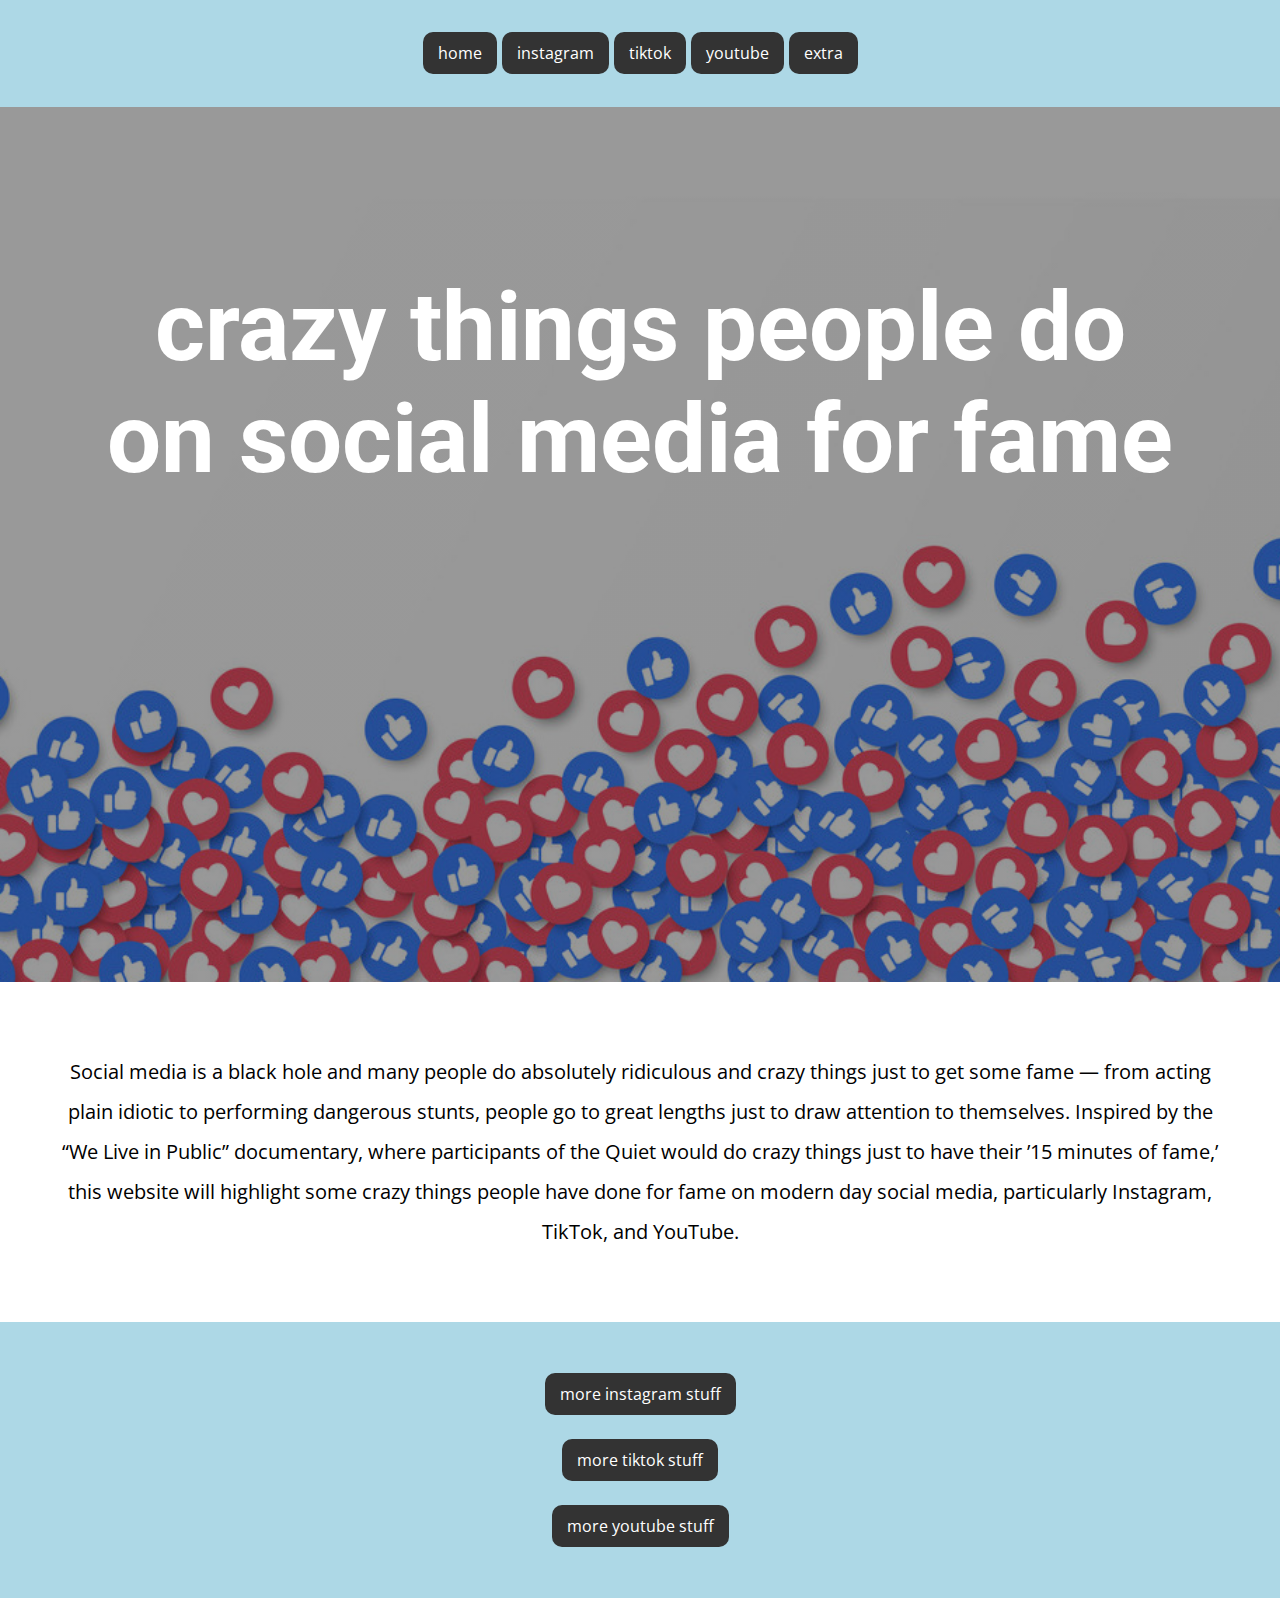
<file: index.html>
<!DOCTYPE html>
<html lang="en" dir="ltr">
  <head>
    <meta charset="utf-8">
    <link rel="stylesheet" href="home_style.css">
    <title></title>
  </head>
  <body>
    <div class="navigation">
      <a class="active" href="index.html">home</a>
      <a href="instagram.html">instagram</a>
      <a href="tiktok.html">tiktok</a>
      <a href="youtube.html">youtube</a>
      <a href="extra.html">extra</a>
    </div>
    <div class="heroSection">
      <h1>crazy things people do on social media for fame</h1>
    </div>
    <div class="introParagraph">
      <p>Social media is a black hole and many people do absolutely ridiculous and crazy things just to get some fame — from acting plain idiotic to performing dangerous stunts, people go to great lengths just to draw attention to themselves. Inspired by the “We Live in Public” documentary, where participants of the Quiet would do crazy things just to have their ’15 minutes of fame,’ this website will highlight some crazy things people have done for fame on modern day social media, particularly Instagram, TikTok, and YouTube.</p>
    </div>
    <div class="footer">
      <div class="footerLinks">
         <a href="https://www.farandwide.com/s/dangerous-selfies-6dac0a84fa80490c" target="_blank">more instagram stuff</a><br><br>
         <a href="https://www.legacymarketing.com/blog/dangerous-tiktok-trends-you-should-never-try/" target="_blank">more tiktok stuff</a><br><br>
         <a href="https://medium.com/rizzle/insane-things-youtubers-have-done-for-fame-b187fb4b4928" target="_blank">more youtube stuff</a>
      </div>
    </div>
  </body>
</html>
</file>
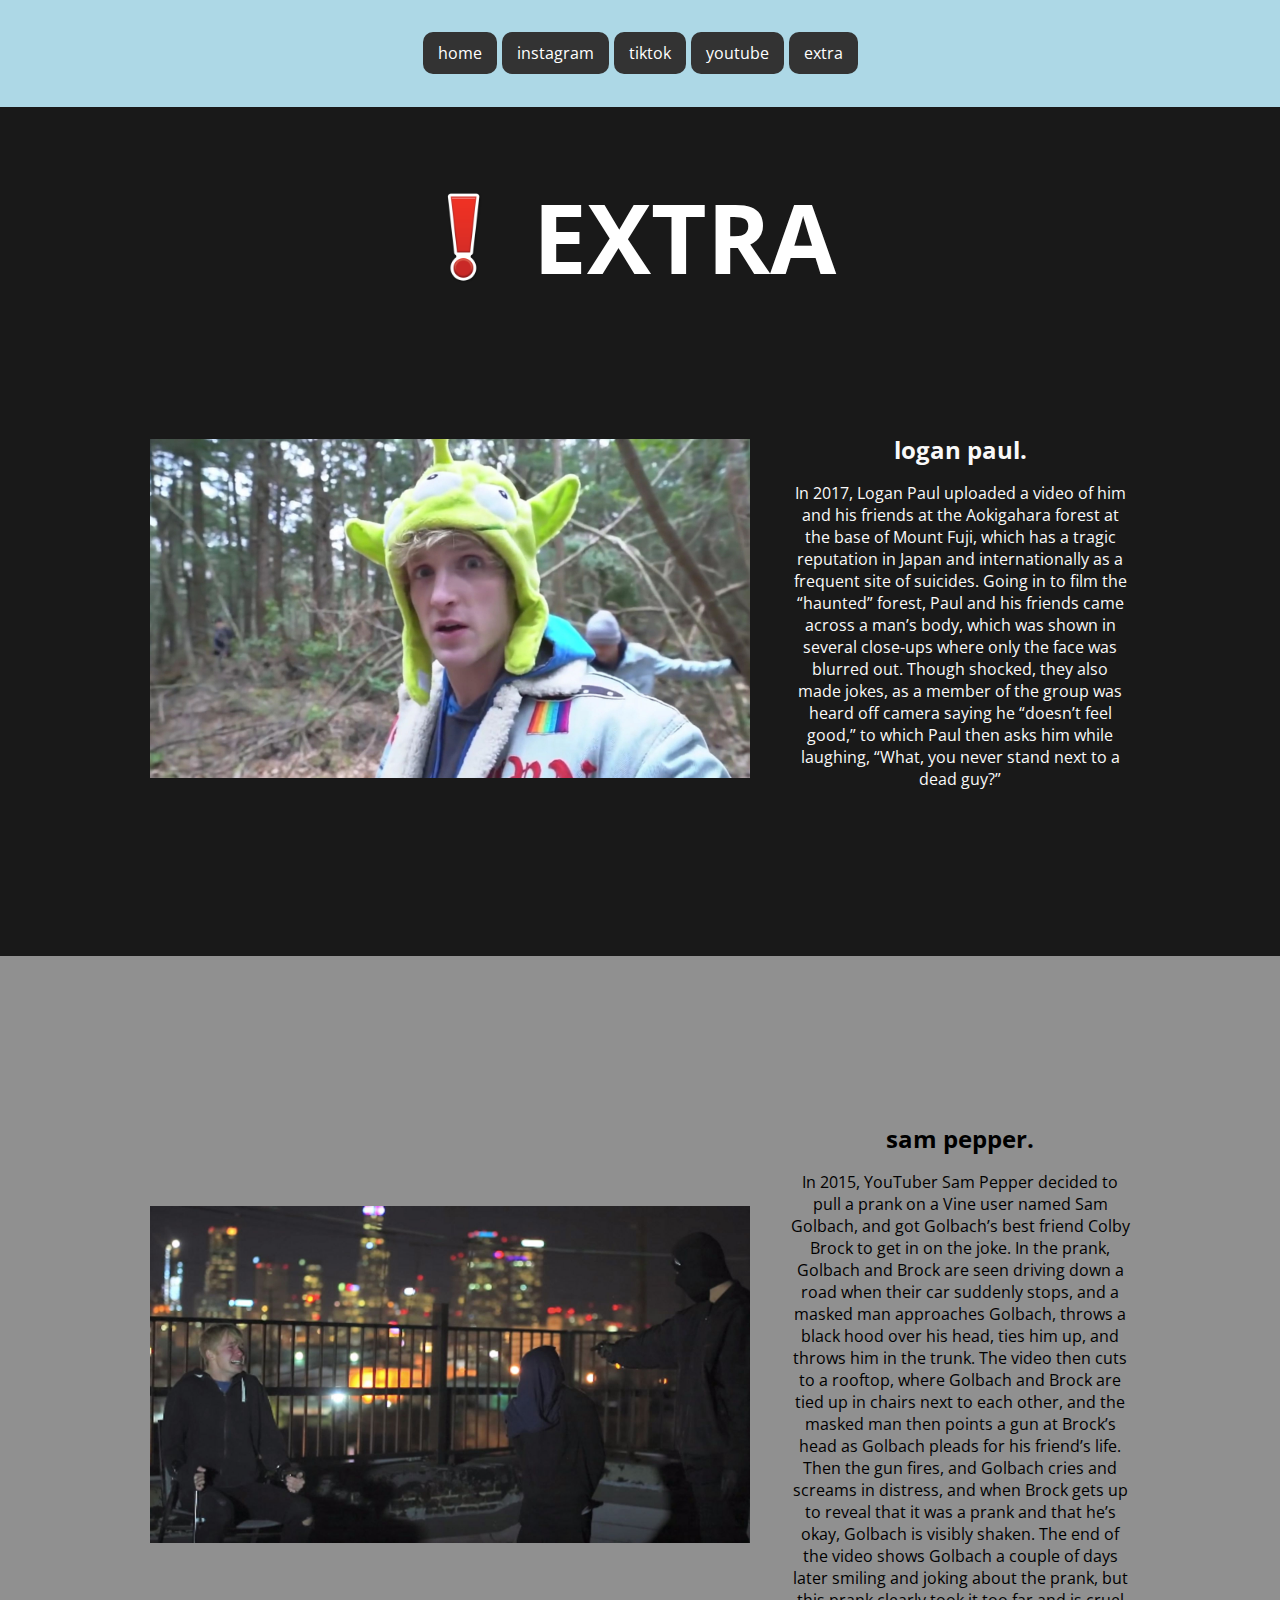
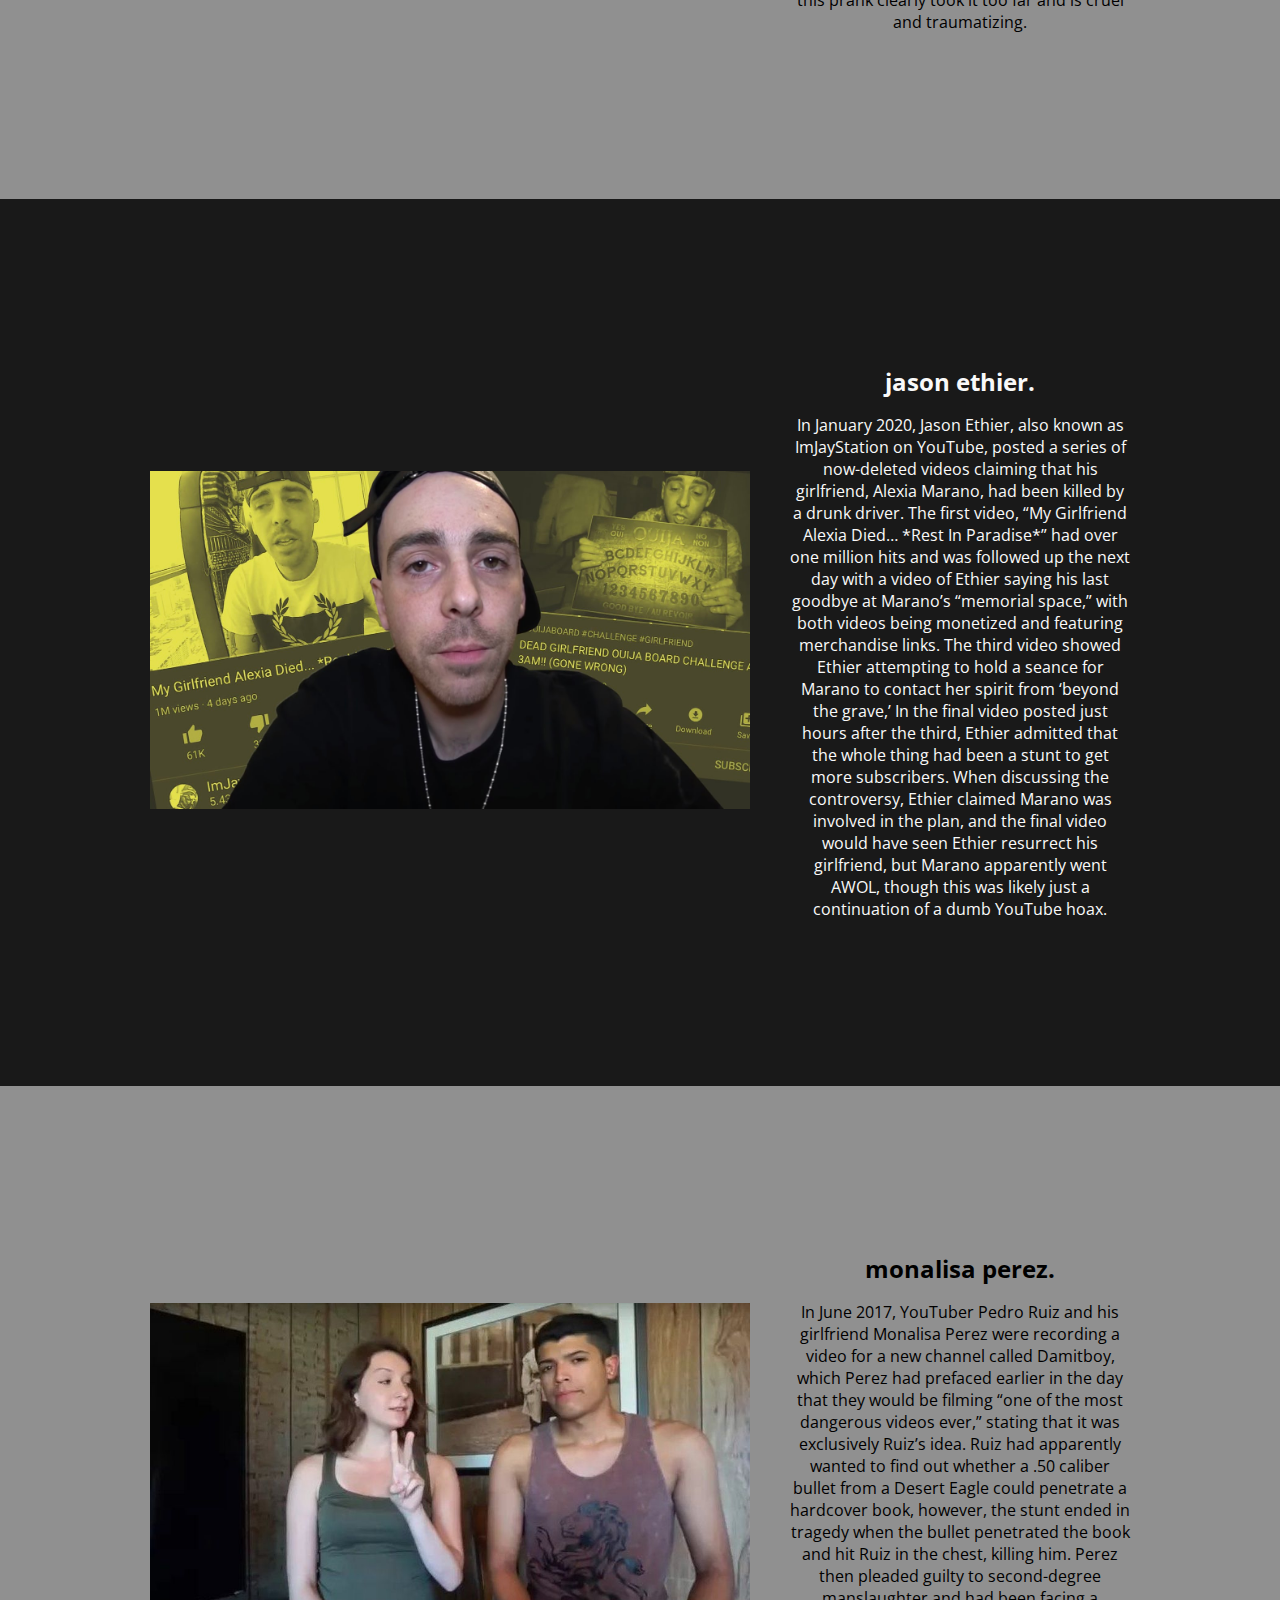
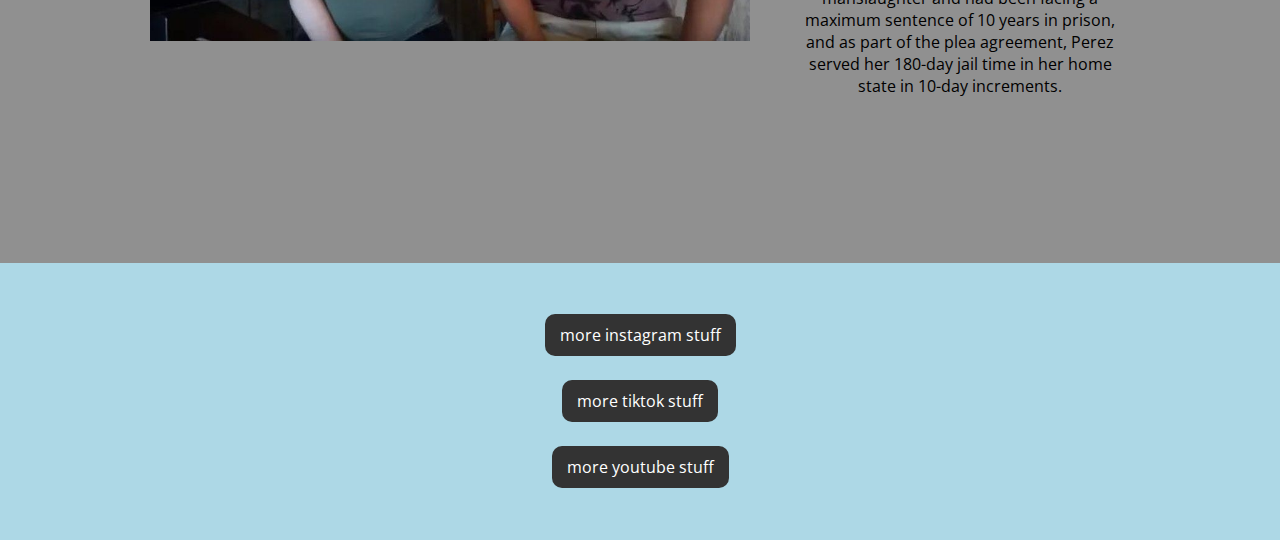
<file: extra.html>
<!DOCTYPE html>
<html lang="en" dir="ltr">
  <head>
    <meta charset="utf-8">
    <link rel="stylesheet" href="extra_style.css">
    <title>TikTok</title>
  </head>
  <body>
    <div class="navigation">
      <a href="index.html">home</a>
      <a href="instagram.html">instagram</a>
      <a href="tiktok.html">tiktok</a>
      <a href="youtube.html">youtube</a>
      <a class="active" href="extra.html">extra</a>
    </div>
    <div class="header">
      <img src="extra.jpg">
      <h1>EXTRA</h1>
    </div>
    <div class="container" id="containerLoganPaul">
      <div class="image">
        <img src="loganpaul.jpg">
      </div>
      <div class="text">
        <h1>logan paul.</h1>
        <p>In 2017, Logan Paul uploaded a video of him and his friends at the Aokigahara forest at the base of Mount Fuji, which has a tragic reputation in Japan and internationally as a frequent site of suicides. Going in to film the “haunted” forest, Paul and his friends came across a man’s body, which was shown in several close-ups where only the face was blurred out. Though shocked, they also made jokes, as a member of the group was heard off camera saying he “doesn’t feel good,” to which Paul then asks him while laughing, “What, you never stand next to a dead guy?”</p>
      </div>
    </div>
    <div class="container" id="containerSamPepper">
      <div class="image">
        <img src="sam_pepper.jpg">
      </div>
      <div class="text">
        <h1>sam pepper.</h1>
        <p>In 2015, YouTuber Sam Pepper decided to pull a prank on a Vine user named Sam Golbach, and got Golbach’s best friend Colby Brock to get in on the joke. In the prank, Golbach and Brock are seen driving down a road when their car suddenly stops, and a masked man approaches Golbach, throws a black hood over his head, ties him up, and throws him in the trunk. The video then cuts to a rooftop, where Golbach and Brock are tied up in chairs next to each other, and the masked man then points a gun at Brock’s head as Golbach pleads for his friend’s life. Then the gun fires, and Golbach cries and screams in distress, and when Brock gets up to reveal that it was a prank and that he’s okay, Golbach is visibly shaken. The end of the video shows Golbach a couple of days later smiling and joking about the prank, but this prank clearly took it too far and is cruel and traumatizing.</p>
      </div>
    </div>
    <div class="container" id="containerImJayStation">
      <div class="image">
        <img src="faking_gfdeath.jpg">
      </div>
      <div class="text">
        <h1>jason ethier.</h1>
        <p>In January 2020, Jason Ethier, also known as ImJayStation on YouTube, posted a series of now-deleted videos claiming that his girlfriend, Alexia Marano, had been killed by a drunk driver. The first video, “My Girlfriend Alexia Died… *Rest In Paradise*” had over one million hits and was followed up the next day with a video of Ethier saying his last goodbye at Marano’s “memorial space,” with both videos being monetized and featuring merchandise links. The third video showed Ethier attempting to hold a seance for Marano to contact her spirit from ‘beyond the grave,’ In the final video posted just hours after the third, Ethier admitted that the whole thing had been a stunt to get more subscribers. When discussing the controversy, Ethier claimed Marano was involved in the plan, and the final video would have seen Ethier resurrect his girlfriend, but Marano apparently went AWOL, though this was likely just a continuation of a dumb YouTube hoax.</p>
      </div>
    </div>
    <div class="container" id="containerMonalisaPerez">
      <div class="image">
        <img src="couple_stunt.jpg">
      </div>
      <div class="text">
        <h1>monalisa perez.</h1>
        <p>In June 2017, YouTuber Pedro Ruiz and his girlfriend Monalisa Perez were recording a video for a new channel called Damitboy, which Perez had prefaced earlier in the day that they would be filming “one of the most dangerous videos ever,” stating that it was exclusively Ruiz’s idea. Ruiz had apparently wanted to find out whether a .50 caliber bullet from a Desert Eagle could penetrate a hardcover book, however, the stunt ended in tragedy when the bullet penetrated the book and hit Ruiz in the chest, killing him. Perez then pleaded guilty to second-degree manslaughter and had been facing a maximum sentence of 10 years in prison, and as part of the plea agreement, Perez served her 180-day jail time in her home state in 10-day increments.</p>
      </div>
    </div>
    <div class="footer">
      <div class="footerLinks">
         <a href="https://www.farandwide.com/s/dangerous-selfies-6dac0a84fa80490c" target="_blank">more instagram stuff</a><br><br>
         <a href="https://www.legacymarketing.com/blog/dangerous-tiktok-trends-you-should-never-try/" target="_blank">more tiktok stuff</a><br><br>
         <a href="https://medium.com/rizzle/insane-things-youtubers-have-done-for-fame-b187fb4b4928" target="_blank">more youtube stuff</a>
      </div>
    </div>
  </body>
</html>
</file>
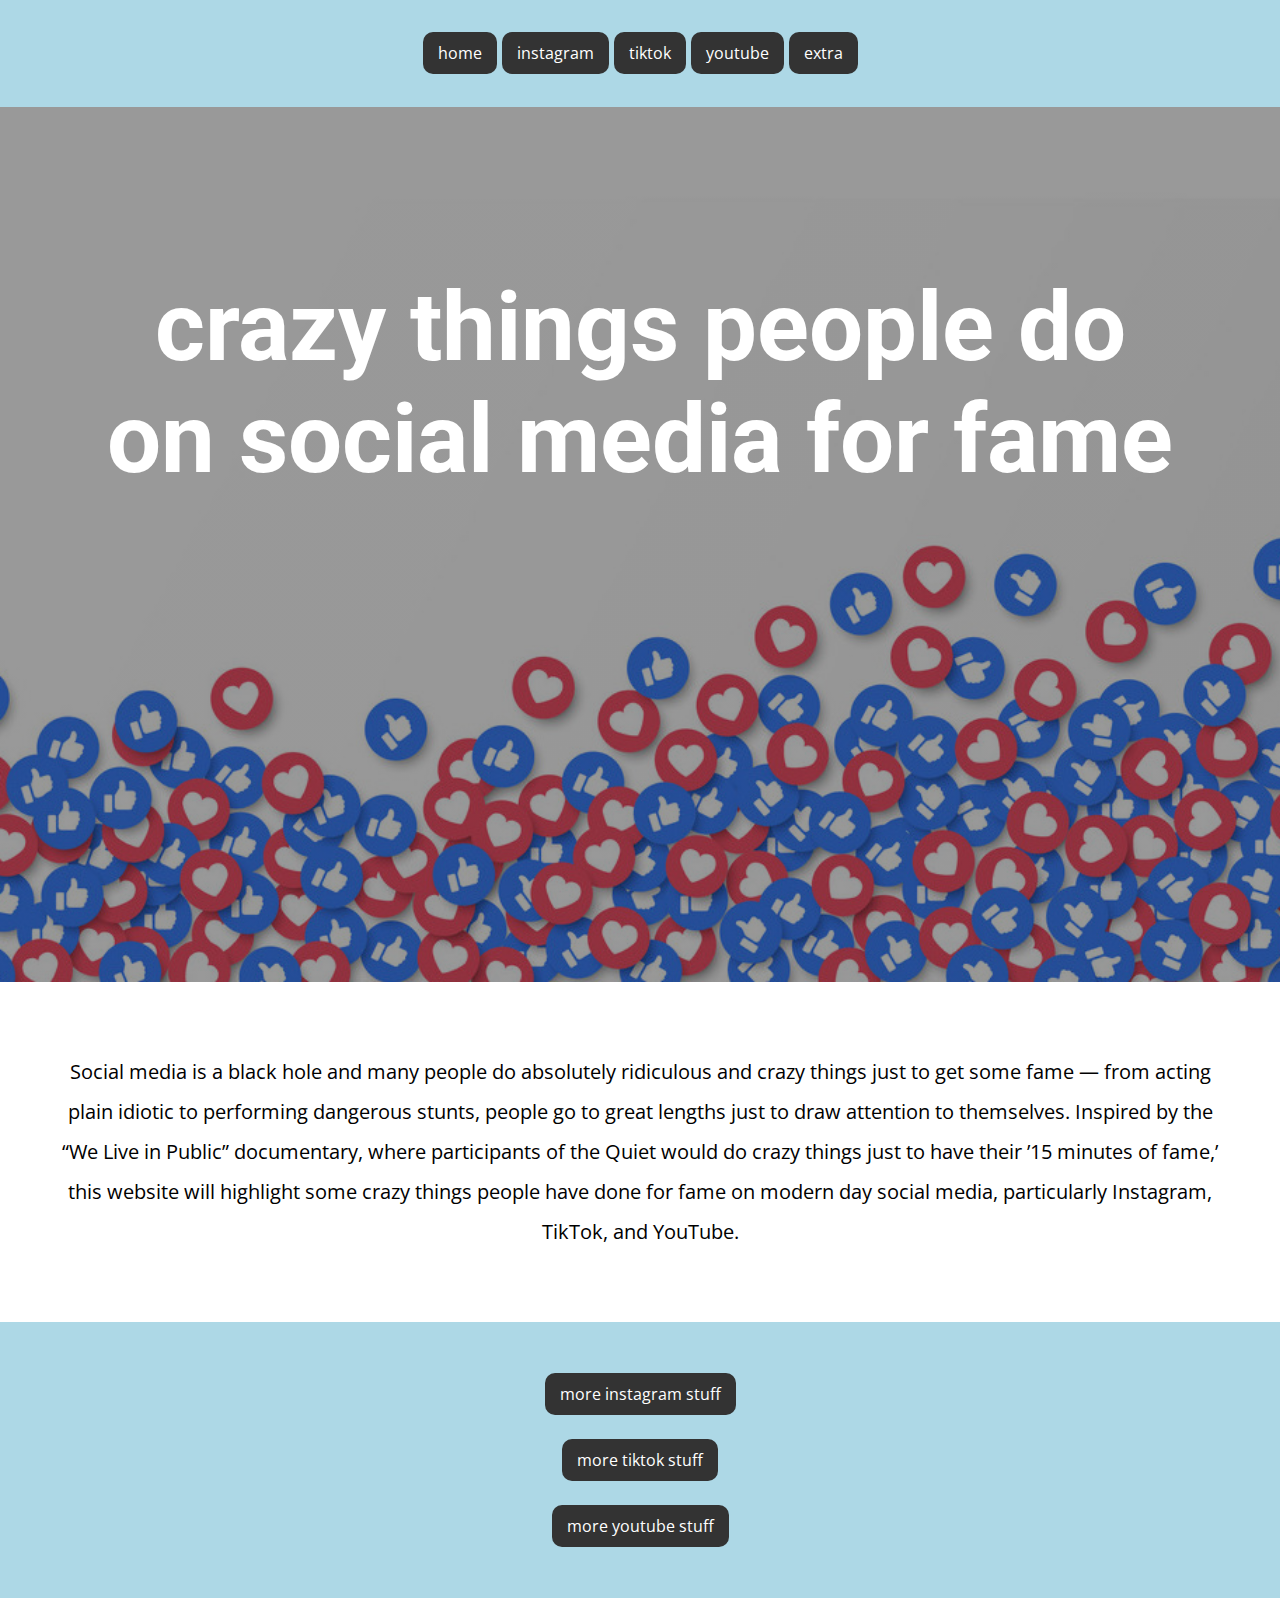
<file: home.html>
<!DOCTYPE html>
<html lang="en" dir="ltr">
  <head>
    <meta charset="utf-8">
    <link rel="stylesheet" href="home_style.css">
    <title></title>
  </head>
  <body>
    <div class="navigation">
      <a class="active" href="home.html">home</a>
      <a href="instagram.html">instagram</a>
      <a href="tiktok.html">tiktok</a>
      <a href="youtube.html">youtube</a>
      <a href="extra.html">extra</a>
    </div>
    <div class="heroSection">
      <h1>crazy things people do on social media for fame</h1>
    </div>
    <div class="introParagraph">
      <p>Social media is a black hole and many people do absolutely ridiculous and crazy things just to get some fame — from acting plain idiotic to performing dangerous stunts, people go to great lengths just to draw attention to themselves. Inspired by the “We Live in Public” documentary, where participants of the Quiet would do crazy things just to have their ’15 minutes of fame,’ this website will highlight some crazy things people have done for fame on modern day social media, particularly Instagram, TikTok, and YouTube.</p>
    </div>
    <div class="footer">
      <div class="footerLinks">
         <a href="https://www.farandwide.com/s/dangerous-selfies-6dac0a84fa80490c" target="_blank">more instagram stuff</a><br><br>
         <a href="https://www.legacymarketing.com/blog/dangerous-tiktok-trends-you-should-never-try/" target="_blank">more tiktok stuff</a><br><br>
         <a href="https://medium.com/rizzle/insane-things-youtubers-have-done-for-fame-b187fb4b4928" target="_blank">more youtube stuff</a>
      </div>
    </div>
  </body>
</html>
</file>
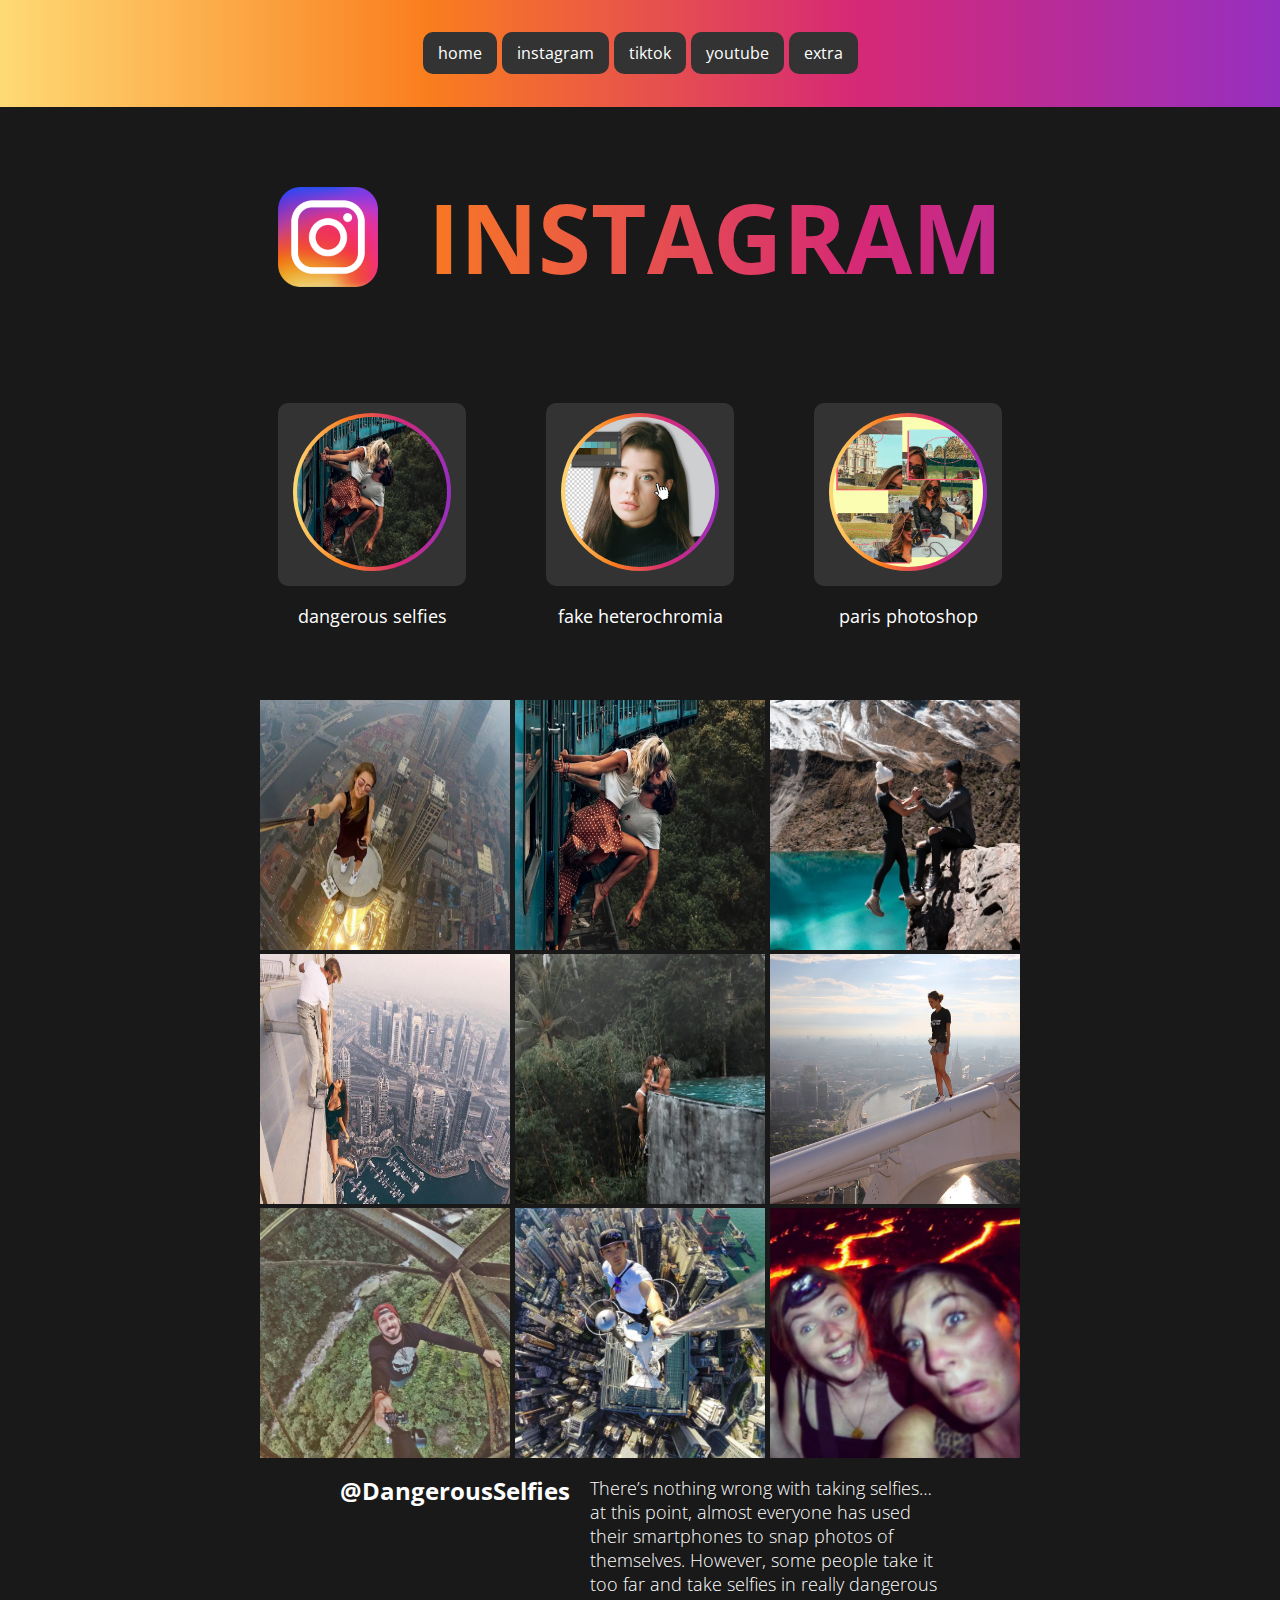
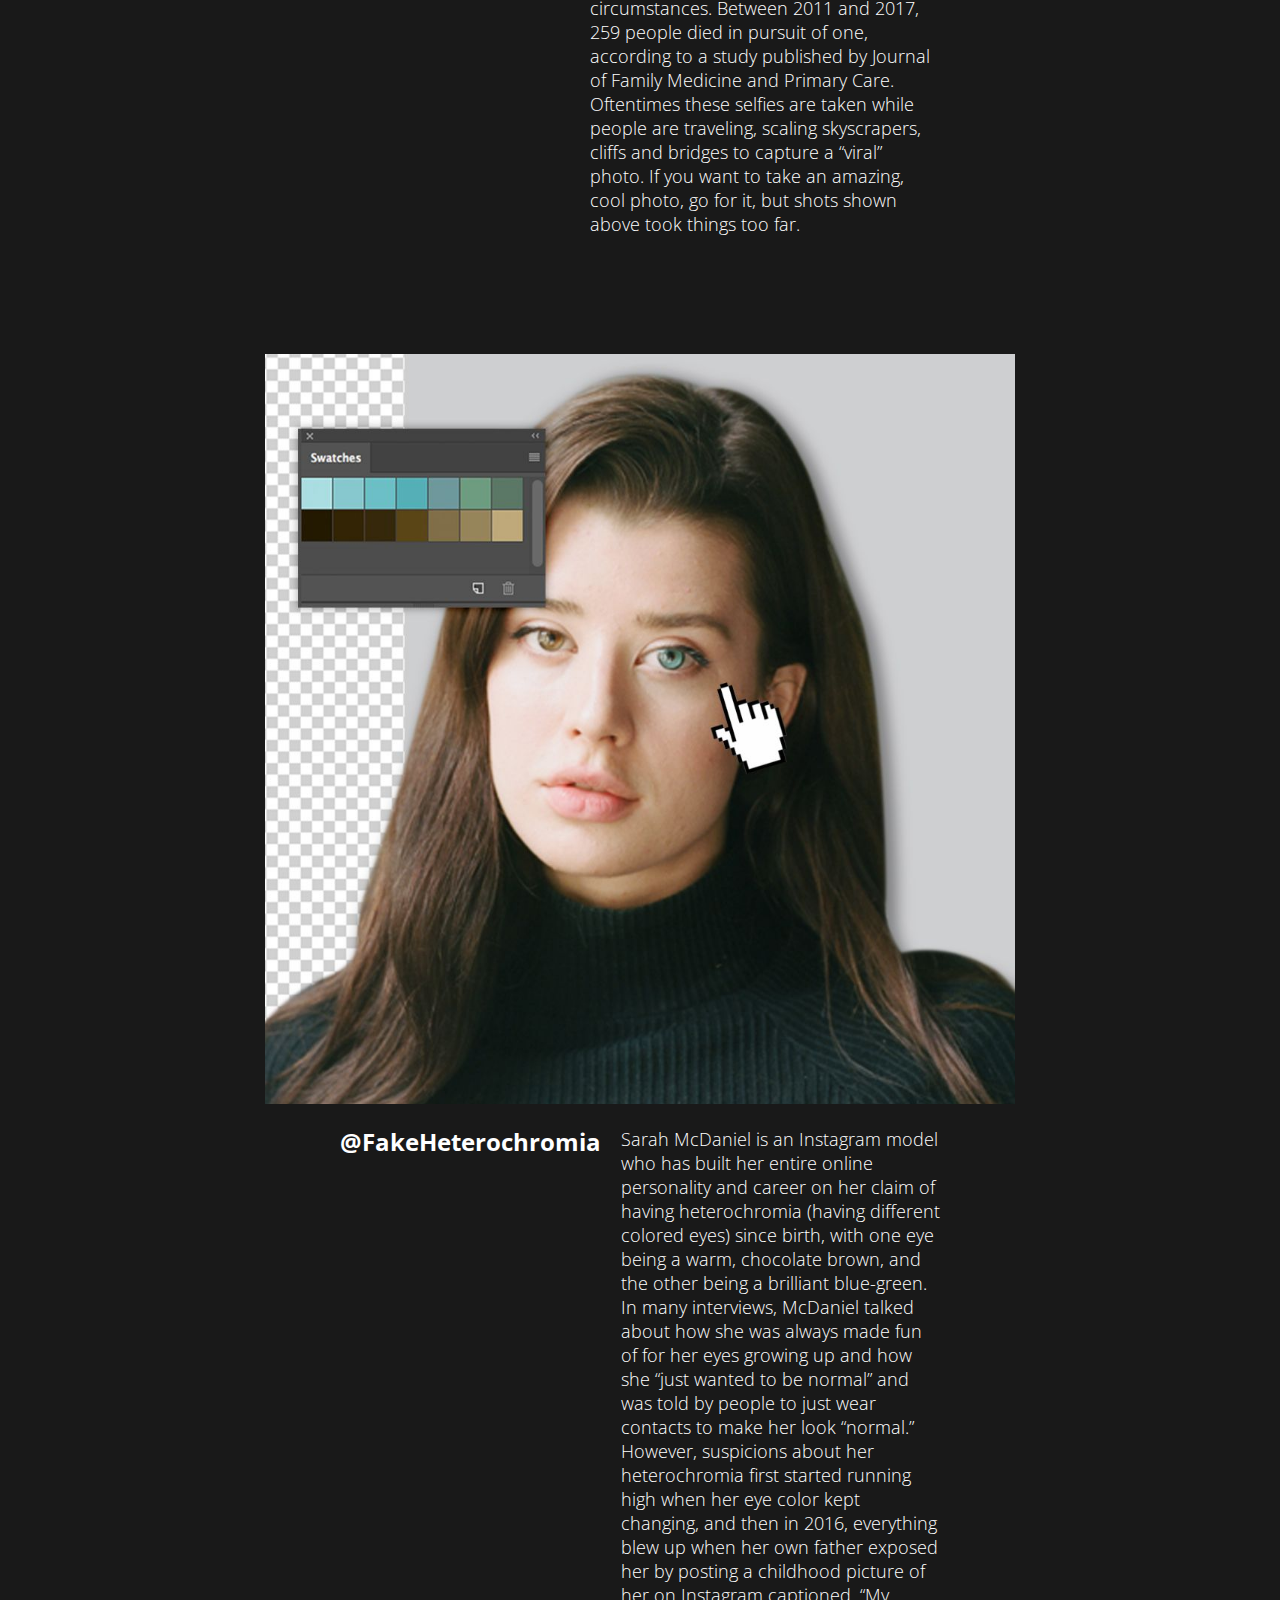
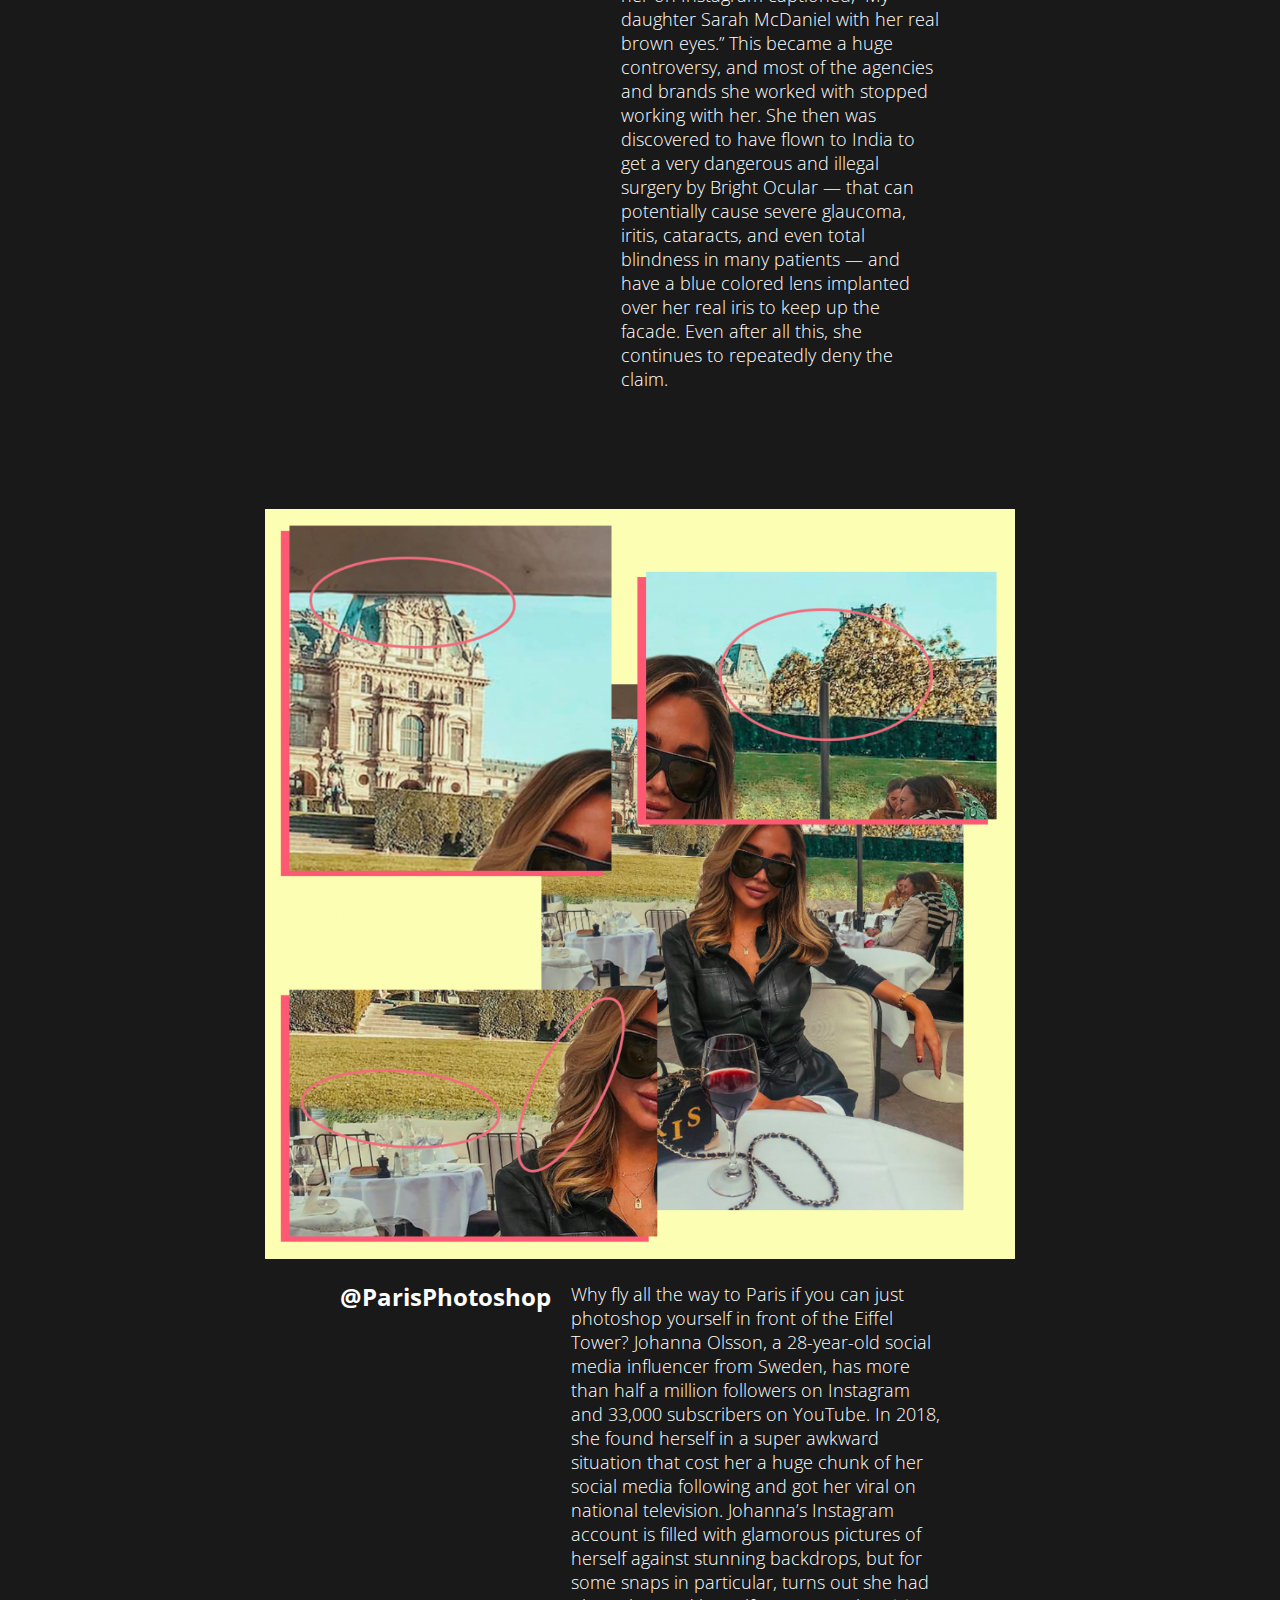
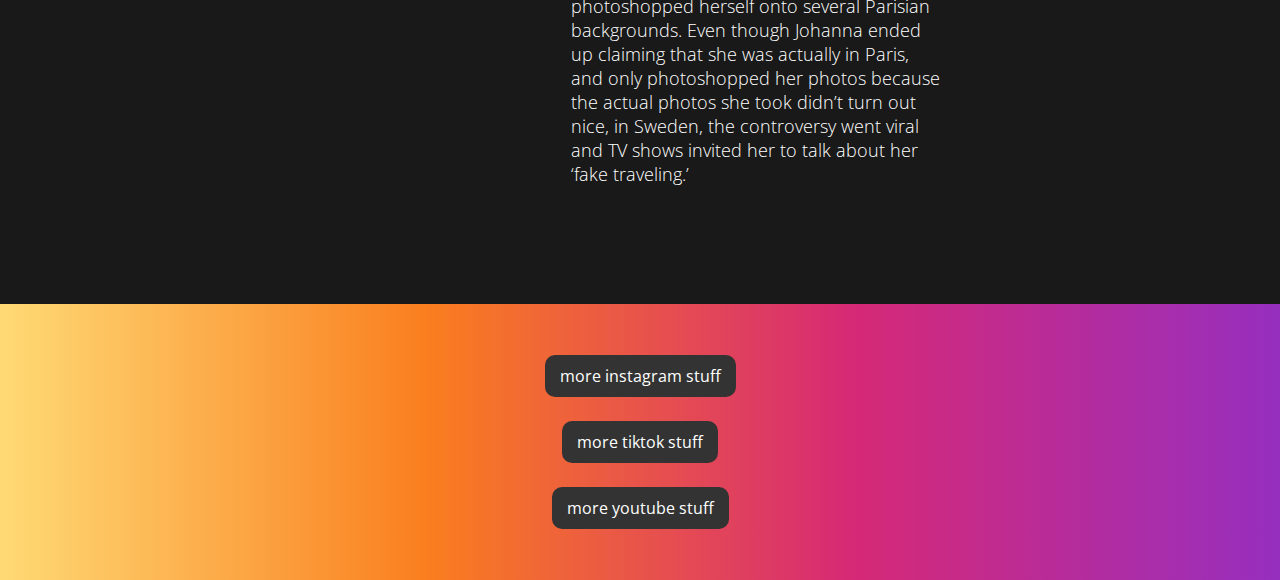
<file: instagram.html>
<!DOCTYPE html>
<html lang="en" dir="ltr">
  <head>
    <meta charset="utf-8">
    <link rel="stylesheet" href="instagram_style.css">
    <title>Instagram</title>
  </head>
  <body>
    <div class="navigation">
      <a href="index.html">home</a>
      <a class="active" href="instagram.html">instagram</a>
      <a href="tiktok.html">tiktok</a>
      <a href="youtube.html">youtube</a>
      <a href="extra.html">extra</a>
    </div>
    <div class="header">
      <img src="iglogo.jpg">
      <h1>INSTAGRAM</h1>
    </div>
    <div class="storyHighlight">
      <figure>
        <p><a href="#dangerous_selfies">
        <img src="instagrid2.jpg">
        </a></p>
        <figcaption>dangerous selfies</figcaption>
      </figure>
      <figure>
        <p><a href="#fake_heterochromia">
        <img src="heterochromia.jpg">
        </a></p>
        <figcaption>fake heterochromia</figcaption>
      </figure>
      <figure>
        <p><a href="#paris_photoshop">
        <img src="parisphotoshop.jpg">
        </a></p>
        <figcaption>paris photoshop</figcaption>
      </figure>
    </div>
    <a id="dangerous_selfies">
    <div class="row">
      <div class="column">
        <img src="instagrid1.jpg">
        <img src="instagrid2.jpg">
        <img src="instagrid3.jpg">
      </div>
    </div>
    <div class="row">
      <div class="column">
        <img src="instagrid4.jpg">
        <img src="instagrid5.jpg">
        <img src="instagrid6.jpg">
      </div>
    </div>
    <div class="row">
      <div class="column">
        <img src="instagrid7.jpg">
        <img src="instagrid8.jpg">
        <img src="instagrid9.jpg">
      </div>
    </div>
    <div class="postBlurb">
      <h1>@DangerousSelfies</h1>
      <p>There’s nothing wrong with taking selfies…at this point, almost everyone has used their smartphones to snap photos of themselves. However, some people take it too far and take selfies in really dangerous circumstances. Between 2011 and 2017, 259 people died in pursuit of one, according to a study published by Journal of Family Medicine and Primary Care. Oftentimes these selfies are taken while people are traveling, scaling skyscrapers, cliffs and bridges to capture a “viral” photo. If you want to take an amazing, cool photo, go for it, but shots shown above took things too far.</p>
    </div>
    </a>
    <a id="fake_heterochromia">
    <img src="heterochromia.jpg" width="750px" height="750px">
    <div class="postBlurb">
      <h1>@FakeHeterochromia</h1>
      <p>Sarah McDaniel is an Instagram model who has built her entire online personality and career on her claim of having heterochromia (having different colored eyes) since birth, with one eye being a warm, chocolate brown, and the other being a brilliant blue-green. In many interviews, McDaniel talked about how she was always made fun of for her eyes growing up and how she “just wanted to be normal” and was told by people to just wear contacts to make her look “normal.” However, suspicions about her heterochromia first started running high when her eye color kept changing, and then in 2016, everything blew up when her own father exposed her by posting a childhood picture of her on Instagram captioned, “My daughter Sarah McDaniel with her real brown eyes.” This became a huge controversy, and most of the agencies and brands she worked with stopped working with her. She then was discovered to have flown to India to get a very dangerous and illegal surgery by Bright Ocular — that can potentially cause severe glaucoma, iritis, cataracts, and even total blindness in many patients — and have a blue colored lens implanted over her real iris to keep up the facade. Even after all this, she continues to repeatedly deny the claim.</p>
    </div>
    </a>
    <a id="paris_photoshop">
    <img src="parisphotoshop.jpg" width="750px" height="750px">
    <div class="postBlurb">
      <h1>@ParisPhotoshop</h1>
      <p>Why fly all the way to Paris if you can just photoshop yourself in front of the Eiffel Tower? Johanna Olsson, a 28-year-old social media influencer from Sweden, has more than half a million followers on Instagram and 33,000 subscribers on YouTube. In 2018, she found herself in a super awkward situation that cost her a huge chunk of her social media following and got her viral on national television. Johanna’s Instagram account is filled with glamorous pictures of herself against stunning backdrops, but for some snaps in particular, turns out she had photoshopped herself onto several Parisian backgrounds. Even though Johanna ended up claiming that she was actually in Paris, and only photoshopped her photos because the actual photos she took didn’t turn out nice, in Sweden, the controversy went viral and TV shows invited her to talk about her ‘fake traveling.’</p>
    </div>
    </a>
    <div class="footer">
      <div class="footerLinks">
         <a href="https://www.farandwide.com/s/dangerous-selfies-6dac0a84fa80490c" target="_blank">more instagram stuff</a><br><br>
         <a href="https://www.legacymarketing.com/blog/dangerous-tiktok-trends-you-should-never-try/" target="_blank">more tiktok stuff</a><br><br>
         <a href="https://medium.com/rizzle/insane-things-youtubers-have-done-for-fame-b187fb4b4928" target="_blank">more youtube stuff</a>
      </div>
    </div>
  </body>
</html>
</file>
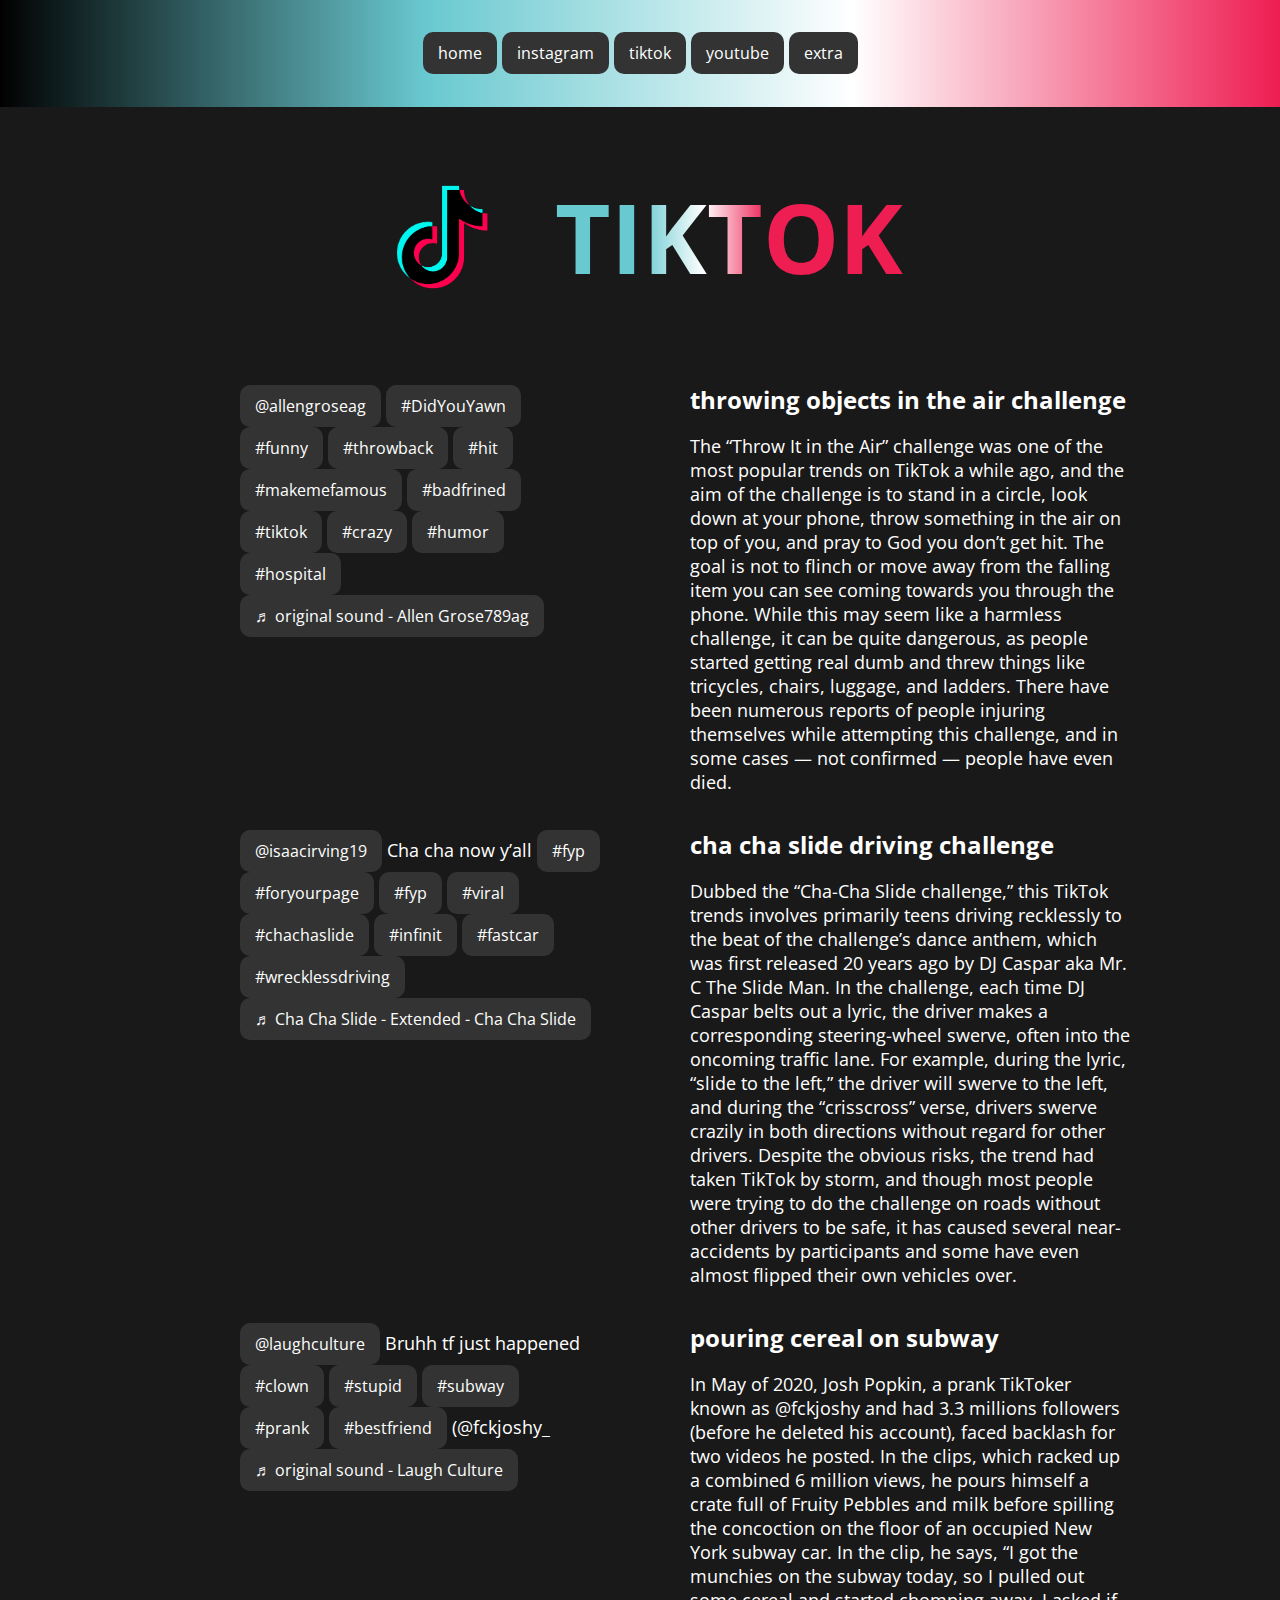
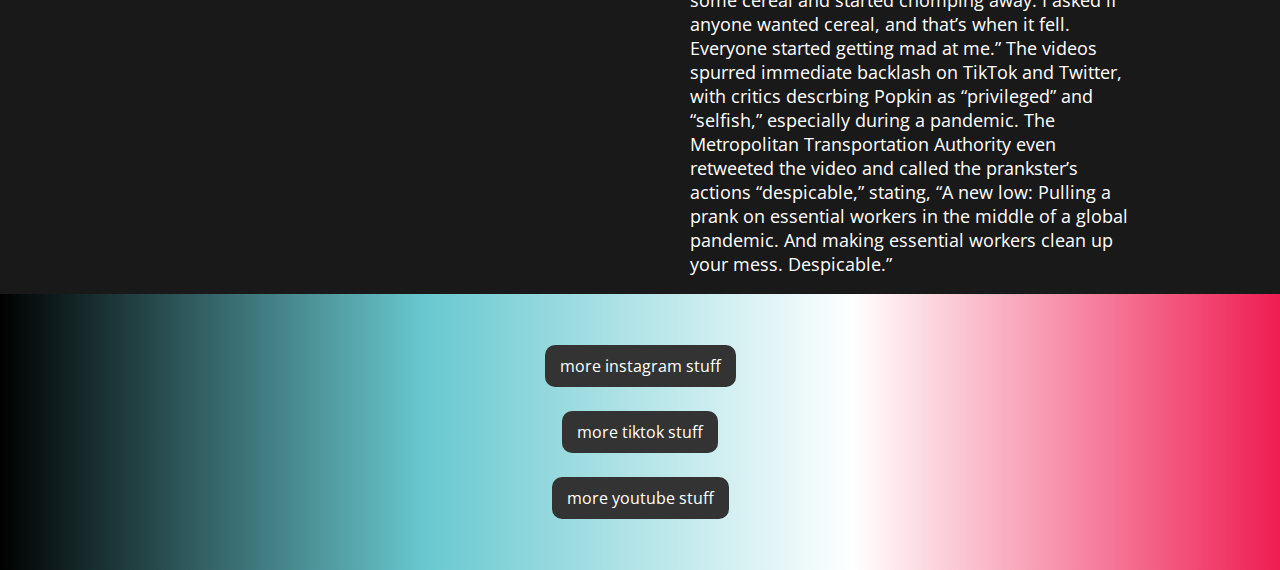
<file: tiktok.html>
<!DOCTYPE html>
<html lang="en" dir="ltr">
  <head>
    <meta charset="utf-8">
    <link rel="stylesheet" href="tiktok_style.css">
    <title>TikTok</title>
  </head>
  <body>
    <div class="navigation">
      <a href="index.html">home</a>
      <a href="instagram.html">instagram</a>
      <a class="active" href="tiktok.html">tiktok</a>
      <a href="youtube.html">youtube</a>
      <a href="extra.html">extra</a>
    </div>
    <div class="header">
      <img src="tiktoklogo.jpg">
      <h1>TIKTOK</h1>
    </div>
    <div class="row">
      <div class="column">
        <blockquote class="tiktok-embed" cite="https://www.tiktok.com/@allengroseag/video/7155836138517843242" data-video-id="7155836138517843242" style="max-width: 605px;min-width: 325px;" > <section> <a target="_blank" title="@allengroseag" href="https://www.tiktok.com/@allengroseag?refer=embed">@allengroseag</a> <a title="didyouyawn" target="_blank" href="https://www.tiktok.com/tag/didyouyawn?refer=embed">#DidYouYawn</a> <a title="funny" target="_blank" href="https://www.tiktok.com/tag/funny?refer=embed">#funny</a> <a title="throwback" target="_blank" href="https://www.tiktok.com/tag/throwback?refer=embed">#throwback</a> <a title="hit" target="_blank" href="https://www.tiktok.com/tag/hit?refer=embed">#hit</a> <a title="makemefamous" target="_blank" href="https://www.tiktok.com/tag/makemefamous?refer=embed">#makemefamous</a> <a title="badfrined" target="_blank" href="https://www.tiktok.com/tag/badfrined?refer=embed">#badfrined</a> <a title="tiktok" target="_blank" href="https://www.tiktok.com/tag/tiktok?refer=embed">#tiktok</a> <a title="crazy" target="_blank" href="https://www.tiktok.com/tag/crazy?refer=embed">#crazy</a> <a title="humor" target="_blank" href="https://www.tiktok.com/tag/humor?refer=embed">#humor</a> <a title="hospital" target="_blank" href="https://www.tiktok.com/tag/hospital?refer=embed">#hospital</a> <a target="_blank" title="♬ original sound - Allen Grose789ag" href="https://www.tiktok.com/music/original-sound-7155836213839055662?refer=embed">♬ original sound - Allen Grose789ag</a> </section> </blockquote> <script async src="https://www.tiktok.com/embed.js"></script>
      </div>
      <div class="column">
        <h1>throwing objects in the air challenge</h1>
        <p>The “Throw It in the Air” challenge was one of the most popular trends on TikTok a while ago, and the aim of the challenge is to stand in a circle, look down at your phone, throw something in the air on top of you, and pray to God you don’t get hit. The goal is not to flinch or move away from the falling item you can see coming towards you through the phone. While this may seem like a harmless challenge, it can be quite dangerous, as people started getting real dumb and threw things like tricycles, chairs, luggage, and ladders. There have been numerous reports of people injuring themselves while attempting this challenge, and in some cases — not confirmed — people have even died.</p>
      </div>
    </div>
    <div class="row">
      <div class="column">
        <blockquote class="tiktok-embed" cite="https://www.tiktok.com/@isaacirving19/video/6777540369933421830" data-video-id="6777540369933421830" style="max-width: 605px;min-width: 325px;" > <section> <a target="_blank" title="@isaacirving19" href="https://www.tiktok.com/@isaacirving19?refer=embed">@isaacirving19</a> Cha cha now y’all <a title="fyp" target="_blank" href="https://www.tiktok.com/tag/fyp?refer=embed">#fyp</a> <a title="foryourpage" target="_blank" href="https://www.tiktok.com/tag/foryourpage?refer=embed">#foryourpage</a> <a title="fyp" target="_blank" href="https://www.tiktok.com/tag/fyp?refer=embed">#fyp</a> <a title="viral" target="_blank" href="https://www.tiktok.com/tag/viral?refer=embed">#viral</a> <a title="chachaslide" target="_blank" href="https://www.tiktok.com/tag/chachaslide?refer=embed">#chachaslide</a> <a title="infinit" target="_blank" href="https://www.tiktok.com/tag/infinit?refer=embed">#infinit</a> <a title="fastcar" target="_blank" href="https://www.tiktok.com/tag/fastcar?refer=embed">#fastcar</a> <a title="wrecklessdriving" target="_blank" href="https://www.tiktok.com/tag/wrecklessdriving?refer=embed">#wrecklessdriving</a> <a target="_blank" title="♬ Cha Cha Slide - Extended - Cha Cha Slide" href="https://www.tiktok.com/music/Cha-Cha-Slide-Extended-242785836251938816?refer=embed">♬ Cha Cha Slide - Extended - Cha Cha Slide</a> </section> </blockquote> <script async src="https://www.tiktok.com/embed.js"></script>
      </div>
      <div class="column">
        <h1>cha cha slide driving challenge<h1>
        <p>Dubbed the “Cha-Cha Slide challenge,” this TikTok trends involves primarily teens driving recklessly to the beat of the challenge’s dance anthem, which was first released 20 years ago by DJ Caspar aka Mr. C The Slide Man. In the challenge, each time DJ Caspar belts out a lyric, the driver makes a corresponding steering-wheel swerve, often into the oncoming traffic lane. For example, during the lyric, “slide to the left,” the driver will swerve to the left, and during the “crisscross” verse, drivers swerve crazily in both directions without regard for other drivers. Despite the obvious risks, the trend had taken TikTok by storm, and though most people were trying to do the challenge on roads without other drivers to be safe, it has caused several near-accidents by participants and some have even almost flipped their own vehicles over.</p>
      </div>
    </div>
    <div class="row">
      <div class="column">
        <blockquote class="tiktok-embed" cite="https://www.tiktok.com/@laughculture/video/6836472085338934534" data-video-id="6836472085338934534" style="max-width: 605px;min-width: 325px;" > <section> <a target="_blank" title="@laughculture" href="https://www.tiktok.com/@laughculture?refer=embed">@laughculture</a> Bruhh tf just happened <a title="clown" target="_blank" href="https://www.tiktok.com/tag/clown?refer=embed">#clown</a> <a title="stupid" target="_blank" href="https://www.tiktok.com/tag/stupid?refer=embed">#stupid</a> <a title="subway" target="_blank" href="https://www.tiktok.com/tag/subway?refer=embed">#subway</a> <a title="prank" target="_blank" href="https://www.tiktok.com/tag/prank?refer=embed">#prank</a> <a title="bestfriend" target="_blank" href="https://www.tiktok.com/tag/bestfriend?refer=embed">#bestfriend</a> (@fckjoshy_ <a target="_blank" title="♬ original sound - Laugh Culture" href="https://www.tiktok.com/music/original-sound-6836479263009524486?refer=embed">♬ original sound - Laugh Culture</a> </section> </blockquote> <script async src="https://www.tiktok.com/embed.js"></script>
      </div>
      <div class="column">
        <h1>pouring cereal on subway</h1>
        <p>In May of 2020, Josh Popkin, a prank TikToker known as @fckjoshy and had 3.3 millions followers (before he deleted his account), faced backlash for two videos he posted. In the clips, which racked up a combined 6 million views, he pours himself a crate full of Fruity Pebbles and milk before spilling the concoction on the floor of an occupied New York subway car. In the clip, he says, “I got the munchies on the subway today, so I pulled out some cereal and started chomping away. I asked if anyone wanted cereal, and that’s when it fell. Everyone started getting mad at me.” The videos spurred immediate backlash on TikTok and Twitter, with critics descrbing Popkin as “privileged” and “selfish,” especially during a pandemic. The Metropolitan Transportation Authority even retweeted the video and called the prankster’s actions “despicable,” stating, “A new low: Pulling a prank on essential workers in the middle of a global pandemic. And making essential workers clean up your mess. Despicable.”</p>
      </div>
    </div>
    <div class="footer">
      <div class="footerLinks">
         <a href="https://www.farandwide.com/s/dangerous-selfies-6dac0a84fa80490c" target="_blank">more instagram stuff</a><br><br>
         <a href="https://www.legacymarketing.com/blog/dangerous-tiktok-trends-you-should-never-try/" target="_blank">more tiktok stuff</a><br><br>
         <a href="https://medium.com/rizzle/insane-things-youtubers-have-done-for-fame-b187fb4b4928" target="_blank">more youtube stuff</a>
      </div>
    </div>
  </body>
</html>
</file>
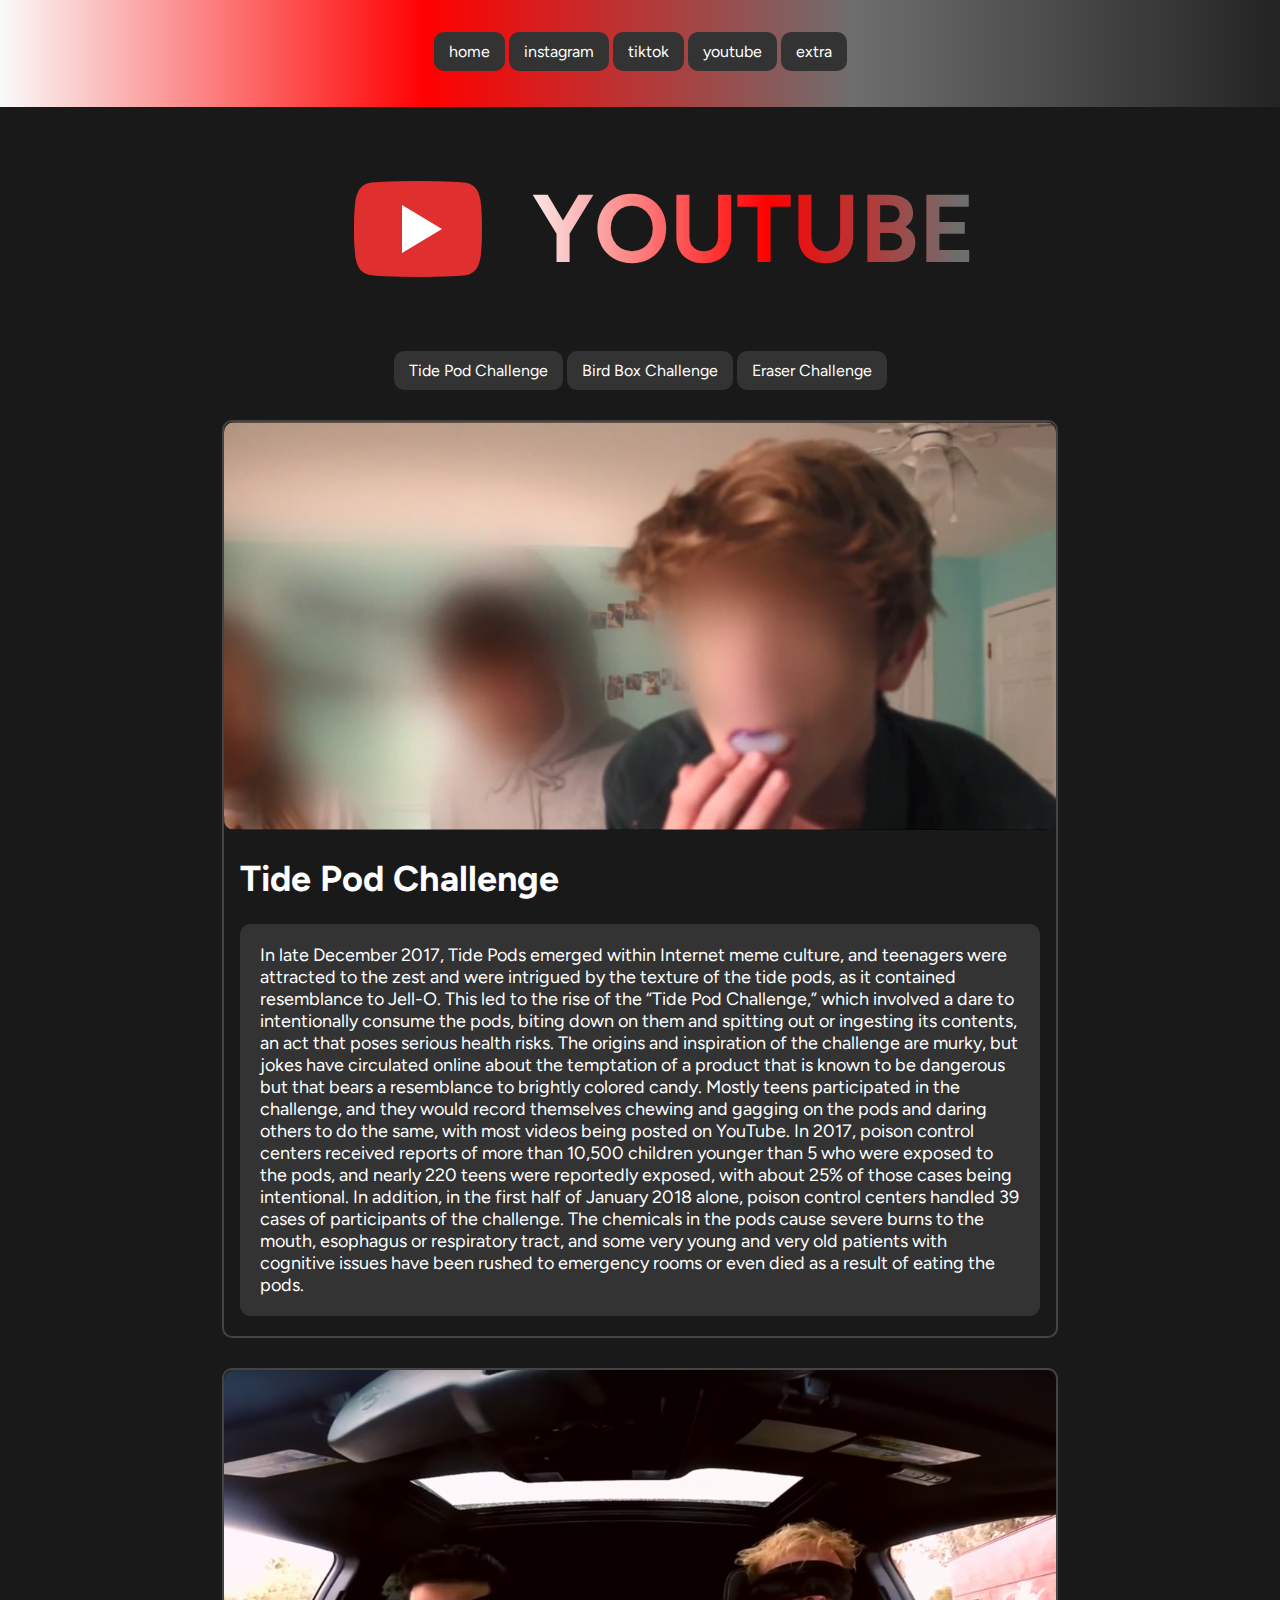
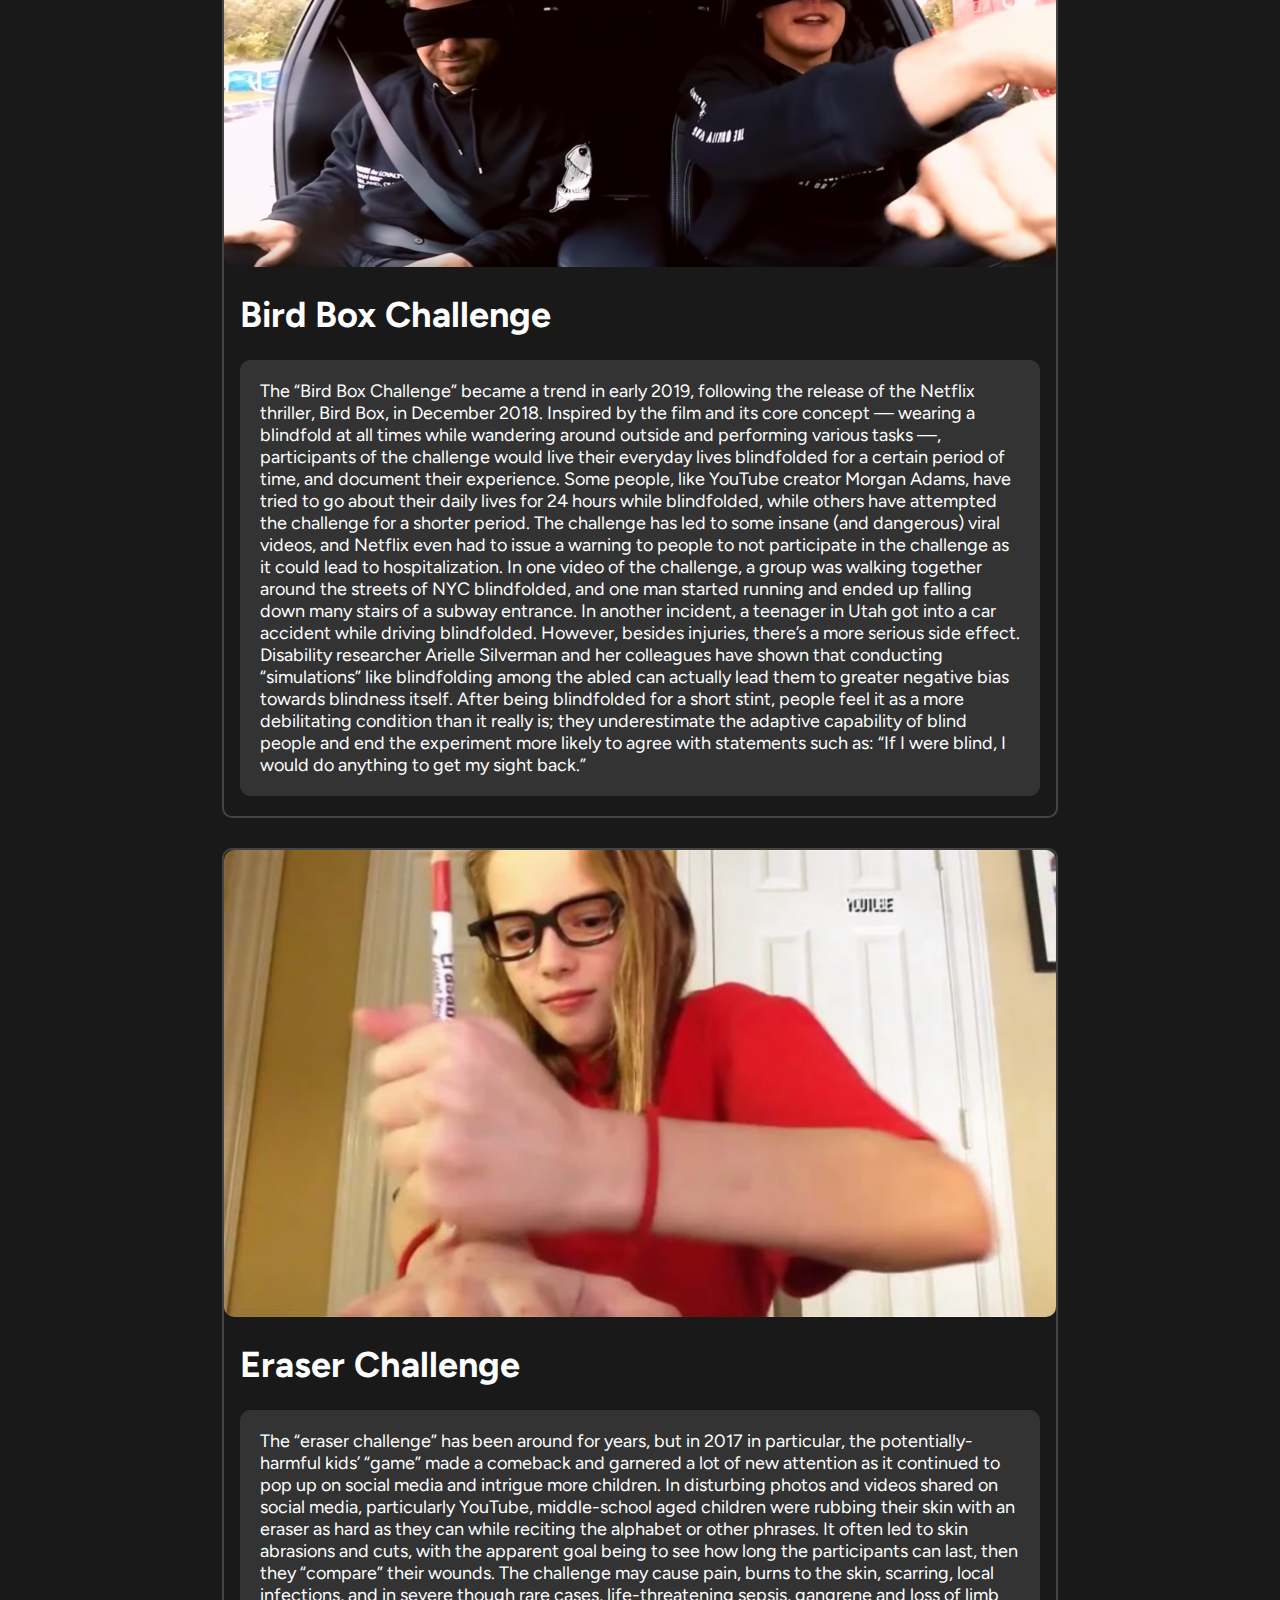
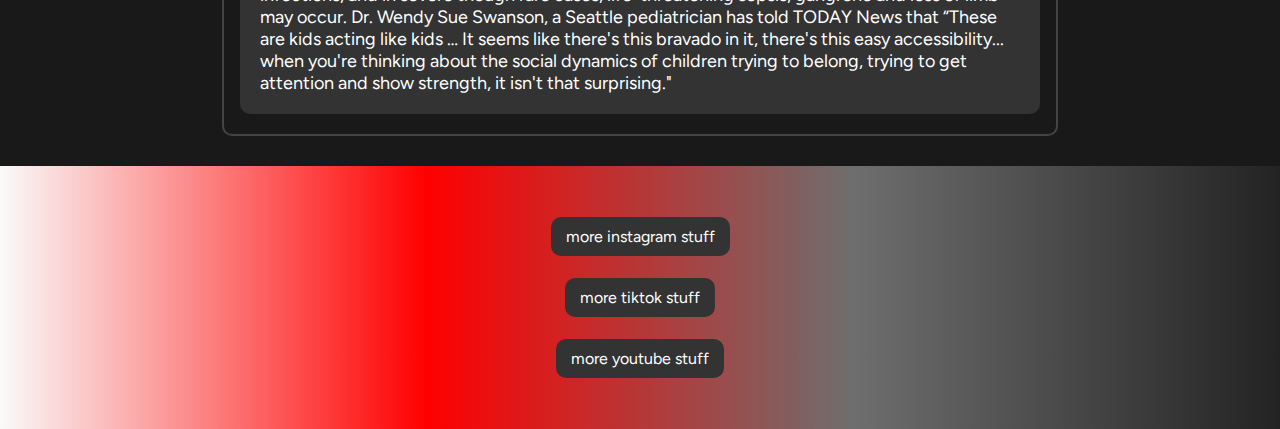
<file: youtube.html>
<!DOCTYPE html>
<html lang="en" dir="ltr">
  <head>
    <meta charset="utf-8">
    <link rel="stylesheet" href="youtube_style.css">
    <title>YouTube</title>
  </head>
  <body>
    <div class="navigation">
      <a href="index.html">home</a>
      <a href="instagram.html">instagram</a>
      <a href="tiktok.html">tiktok</a>
      <a class="active" href="youtube.html">youtube</a>
      <a href="extra.html">extra</a>
    </div>
    <div class="header">
      <img src="youtubelogo.jpg">
      <h1>YOUTUBE</h1>
    </div>
    <a href="#tide_pod">Tide Pod Challenge</a>
    <a href="#bird_box">Bird Box Challenge</a>
    <a href="#eraser_challenge">Eraser Challenge</a>
    <a id="tide_pod">
    <div class="card">
      <img src="tidepodchallenge.jpg">
      <div class="container">
        <h1>Tide Pod Challenge</h1>
        <p>In late December 2017, Tide Pods emerged within Internet meme culture, and teenagers were attracted to the zest and were intrigued by the texture of the tide pods, as it contained resemblance to Jell-O. This led to the rise of the “Tide Pod Challenge,” which involved a dare to intentionally consume the pods, biting down on them and spitting out or ingesting its contents, an act that poses serious health risks. The origins and inspiration of the challenge are murky, but jokes have circulated online about the temptation of a product that is known to be dangerous but that bears a resemblance to brightly colored candy. Mostly teens participated in the challenge, and they would record themselves chewing and gagging on the pods and daring others to do the same, with most videos being posted on YouTube. In 2017, poison control centers received reports of more than 10,500 children younger than 5 who were exposed to the pods, and nearly 220 teens were reportedly exposed, with about 25% of those cases being intentional. In  addition, in the first half of January 2018 alone, poison control centers handled 39 cases of participants of the challenge. The chemicals in the pods cause severe burns to the mouth, esophagus or respiratory tract, and some very young and very old patients with cognitive issues have been rushed to emergency rooms or even died as a result of eating the pods.</p>
      </div>
    </div>
    </a>
    <a id="bird_box">
    <div class="card">
      <img src="birdboxchallenge.jpg">
      <div class="container">
        <h1>Bird Box Challenge</h1>
        <p>The “Bird Box Challenge” became a trend in early 2019, following the release of the Netflix thriller, Bird Box, in December 2018. Inspired by the film and its core concept — wearing a blindfold at all times while wandering around outside and performing various tasks —, participants of the challenge would live their everyday lives blindfolded for a certain period of time, and document their experience. Some people, like YouTube creator Morgan Adams, have tried to go about their daily lives for 24 hours while blindfolded, while others have attempted the challenge for a shorter period. The challenge has led to some insane (and dangerous) viral videos, and Netflix even had to issue a warning to people to not participate in the challenge as it could lead to hospitalization. In one video of the challenge, a group was walking together around the streets of NYC blindfolded, and one man started running and ended up falling down many stairs of a subway entrance. In another incident, a teenager in Utah got into a car accident while driving blindfolded. However, besides injuries, there’s a more serious side effect. Disability researcher Arielle Silverman and her colleagues have shown that conducting “simulations” like blindfolding among the abled can actually lead them to greater negative bias towards blindness itself. After being blindfolded for a short stint, people feel it as a more debilitating condition than it really is; they underestimate the adaptive capability of blind people and end the experiment more likely to agree with statements such as: “If I were blind, I would do anything to get my sight back.”</p>
      </div>
    </div>
    </a>
    <a id="eraser_challenge">
    <div class="card">
      <img src="eraserchallenge.jpg">
      <div class="container">
        <h1>Eraser Challenge</h1>
        <p>The “eraser challenge” has been around for years, but in 2017 in particular, the potentially-harmful kids’ “game” made a comeback and garnered a lot of new attention as it continued to pop up on social media and intrigue more children. In disturbing photos and videos shared on social media, particularly YouTube, middle-school aged children were rubbing their skin with an eraser as hard as they can while reciting the alphabet or other phrases. It often led to skin abrasions and cuts, with the apparent goal being to see how long the participants can last, then they “compare” their wounds. The challenge may cause pain, burns to the skin, scarring, local infections, and in severe though rare cases, life-threatening sepsis, gangrene and loss of limb may occur. Dr. Wendy Sue Swanson, a Seattle pediatrician has told TODAY News that “These are kids acting like kids … It seems like there's this bravado in it, there's this easy accessibility... when you're thinking about the social dynamics of children trying to belong, trying to get attention and show strength, it isn't that surprising."</p>
      </div>
    </div>
    </a>
    <div class="footer">
      <div class="footerLinks">
         <a href="https://www.farandwide.com/s/dangerous-selfies-6dac0a84fa80490c" target="_blank">more instagram stuff</a><br><br>
         <a href="https://www.legacymarketing.com/blog/dangerous-tiktok-trends-you-should-never-try/" target="_blank">more tiktok stuff</a><br><br>
         <a href="https://medium.com/rizzle/insane-things-youtubers-have-done-for-fame-b187fb4b4928" target="_blank">more youtube stuff</a>
      </div>
    </div>
  </body>
</html>
</file>
<file: home_style.css>
@import url('https://fonts.googleapis.com/css2?family=Figtree:ital,wght@0,400;0,500;0,600;0,700;1,500;1,600;1,700&family=Open+Sans:ital,wght@0,400;0,500;0,600;0,700;1,500;1,600;1,700&family=Poppins:ital,wght@0,400;0,500;0,600;0,700;1,500;1,600;1,700&family=Roboto:ital,wght@0,400;0,500;0,700;1,500;1,700&display=swap');

body, html {
  margin: 0;
  height: 100%;
  text-align: center;
  font-family: 'open sans';
  font-size: 18px;
}

.navigation {
  background-color: #add8e6;;
  overflow: hidden;
  position: sticky;
  height: 75px;
  padding-top: 32px;
}

a:link, a:visited {
  background-color: #333333;
  border: none;
  border-radius: 10px;
  color: white;
  padding: 10px 15px;
  text-align: center;
  text-decoration: none;
  display: inline-block;
  font-size: 16px;
}

a:hover, a:active {
  background-color: #575656
}

.heroSection {
  background-image: linear-gradient(rgba(0, 0, 0, 0.4), rgba(0, 0, 0, 0.4)), url("heroImage.jpg");
  background-position: center;
  background-size: cover;
  background-repeat: no-repeat;
  height: 75%;
  position: relative;
  padding: 100px;
  font-family: 'Roboto';
  font-size: 48px;
  color: white;
}

.introParagraph p {
  font-size: 20px;
  line-height: 40px;
  padding: 50px;
}

.footer {
  background-color: #add8e6;
}

.footerLinks {
  padding: 4%;
}

.footerLinks a {
  color: #white;
}

.footerLinks a:visited {
  color: #909090;
}
</file>
<file: extra_style.css>
@import url('https://fonts.googleapis.com/css2?family=Figtree:ital,wght@0,400;0,500;0,600;0,700;1,500;1,600;1,700&family=Open+Sans:ital,wght@0,400;0,500;0,600;0,700;1,500;1,600;1,700&family=Poppins:ital,wght@0,400;0,500;0,600;0,700;1,500;1,600;1,700&family=Roboto:ital,wght@0,400;0,500;0,700;1,500;1,700&display=swap');

body, html {
  margin: 0;
  height: 100%;
  text-align: center;
  font-family: 'open sans';
  font-size: 18px;
  background-color: #191919;
}

.navigation {
  background-color: #add8e6;;
  overflow: hidden;
  position: sticky;
  height: 75px;
  padding-top: 32px;
}

a:link, a:visited {
  background-color: #333333;
  border: none;
  border-radius: 10px;
  color: white;
  padding: 10px 15px;
  text-align: center;
  text-decoration: none;
  display: inline-block;
  font-size: 16px;
}

a:hover, a:active {
  background-color: #575656
}

.header {
  font-size: 48px;
  color: white;
  display: flex;
  align-items: center;
  justify-content: center;
}

.header img {
  height: 3%;
  width: 3%;
  padding-right: 50px;
}

.container {
display: flex;
align-items: center;
justify-content: center;
padding: 150px;
}

#containerLoganPaul {
  background-color: #191919;
  color: #f9f9f9;
  padding-top: 50px;
}

#containerSamPepper {
  background-color: #909090;
}

#containerImJayStation {
  background-color: #191919;
  color: #f9f9f9;
}

#containerMonalisaPerez {
  background-color: #909090;
}

.container img {
  max-width: 600px;
  max-height: 600px;
}

.text h1 {
font-size: 24px;
padding-left: 40px;
}

.text p {
  font-size: 16px;
  padding-left: 40px;
}

.footer {
  background-color: #add8e6;
}

.footerLinks {
  padding: 4%;
}

.footerLinks a {
  color: #white;
}

.footerLinks a:visited {
  color: #909090;
}
</file>
<file: instagram_style.css>
@import url('https://fonts.googleapis.com/css2?family=Figtree:ital,wght@0,400;0,500;0,600;0,700;1,500;1,600;1,700&family=Open+Sans:ital,wght@0,400;0,500;0,600;0,700;1,500;1,600;1,700&family=Poppins:ital,wght@0,400;0,500;0,600;0,700;1,500;1,600;1,700&family=Roboto:ital,wght@0,400;0,500;0,700;1,500;1,700&display=swap');

body, html {
  margin: 0;
  height: 100%;
  text-align: center;
  font-family: 'open sans';
  font-size: 18px;
  background-color: #191919;
  color: white;
}

.navigation {
  background-image: linear-gradient(to right, #feda75 , #fa7e1e, #d62976, #962fbf);
  overflow: hidden;
  position: sticky;
  height: 75px;
  padding-top: 32px;
}

a:link, a:visited {
  background-color: #333333;
  border: none;
  border-radius: 10px;
  color: white;
  padding: 10px 15px;
  text-align: center;
  text-decoration: none;
  display: inline-block;
  font-size: 16px;
}

a:hover, a:active {
  background-color: #575656
}

.header {
  font-size: 48px;
  background: #FEDA75;
  background: linear-gradient(to right, #FEDA75 0%, #FA7E1E 31%, #D62976 67%, #962FBF 100%);
  -webkit-background-clip: text;
  -webkit-text-fill-color: transparent;
  display: flex;
  align-items: center;
  justify-content: center;
}

.header img {
  height: 100px;
  width: 100px;
  padding-right: 50px;
}

.storyHighlight {
  display: flex;
  align-items: center;
  justify-content: center;
  padding-bottom: 50px;
}

.storyHighlight img {
  height: 150px;
  width: 150px;
  border-radius: 50em;
  background: linear-gradient(to right, #feda75, #fa7e1e, #d62976, #962fbf) border-box;
  border: 4px solid transparent;
}

.row {
  display: flex;
  flex-wrap: wrap;
  padding: 0 4px;
}

.column {
  flex: 33.3%;
  padding: 0 4px;
}

.column img {
  margin-top: 4px;
  vertical-align: middle;
  width: 250px;
  height: 250px;
}

.postBlurb {
  text-align: left;
  padding-left: 340px;
  padding-right: 340px;
  display: flex;
  flex-wrap: nowrap;
  padding-bottom: 100px;
}

.postBlurb h1 {
  font-weight: bold;
  font-size: 24px;
  padding-right: 20px;
}

.postBlurb p {
  font-weight: lighter;
}

.footer {
  background-image: linear-gradient(to right, #feda75 , #fa7e1e, #d62976, #962fbf);
}

.footerLinks {
  padding: 4%;
}

.footerLinks a {
  color: #white;
}

.footerLinks a:visited {
  color: #909090;
}
</file>
<file: tiktok_style.css>
@import url('https://fonts.googleapis.com/css2?family=Figtree:ital,wght@0,400;0,500;0,600;0,700;1,500;1,600;1,700&family=Open+Sans:ital,wght@0,400;0,500;0,600;0,700;1,500;1,600;1,700&family=Poppins:ital,wght@0,400;0,500;0,600;0,700;1,500;1,600;1,700&family=Roboto:ital,wght@0,400;0,500;0,700;1,500;1,700&display=swap');

body, html {
  margin: 0;
  height: 100%;
  text-align: center;
  font-family: 'open sans';
  font-size: 18px;
  background-color: #191919;
  color: white;
}

.navigation {
  background-image: linear-gradient(to right, #010101 , #69c9d0, #ffffff, #ee1d52);
  overflow: hidden;
  position: sticky;
  height: 75px;
  padding-top: 32px;
}

a:link, a:visited {
  background-color: #333333;
  border: none;
  border-radius: 10px;
  color: white;
  padding: 10px 15px;
  text-align: center;
  text-decoration: none;
  display: inline-block;
  font-size: 16px;
}

a:hover, a:active {
  background-color: #575656
}

.header {
  font-size: 48px;
  background: linear-gradient(to right, #69C9D0 50%, #FFFFFF 55%, #EE1D52 60%);
  -webkit-background-clip: text;
  -webkit-text-fill-color: transparent;
  display: flex;
  align-items: center;
  justify-content: center;
}

.header img {
  height: 10%;
  width: 10%;
  padding-right: 50px;
}

.row {
  display: flex;
  padding-left: 150px;
  padding-right: 150px;
}

.column {
  flex: 50%;
  text-align: left;
  padding-left: 50px;
}

.column h1 {
  font-size: 24px;
  font-weight: bold;
}

.column p {
  font-size: 18px;
  font-weight: normal;
}

.footer {
  background-image: linear-gradient(to right, #010101 , #69c9d0, #ffffff, #ee1d52);
}

.footerLinks {
  padding: 4%;
}

.footerLinks a {
  color: #white;
}

.footerLinks a:visited {
  color: #909090;
}
</file>
<file: youtube_style.css>
@import url('https://fonts.googleapis.com/css2?family=Figtree:ital,wght@0,400;0,500;0,600;0,700;1,500;1,600;1,700&family=Open+Sans:ital,wght@0,400;0,500;0,600;0,700;1,500;1,600;1,700&family=Poppins:ital,wght@0,400;0,500;0,600;0,700;1,500;1,600;1,700&family=Roboto:ital,wght@0,400;0,500;0,700;1,500;1,700&display=swap');

body, html {
  margin: 0;
  height: 100%;
  text-align: center;
  font-family: 'figtree';
  font-size: 18px;
  background-color: #191919;
  color: white;
}

.navigation {
  background-image: linear-gradient(to right, #fafafa , #ff0000, #6e6e6e, #232323);
  overflow: hidden;
  position: sticky;
  height: 75px;
  padding-top: 32px;
}

a:link, a:visited {
  background-color: #333333;
  border: none;
  border-radius: 10px;
  color: white;
  padding: 10px 15px;
  text-align: center;
  text-decoration: none;
  display: inline-block;
  font-size: 16px;
}

a:hover, a:active {
  background-color: #575656
}

.header {
  font-size: 48px;
  background: linear-gradient(to right, #FAFAFA 40%, #FF0000 60%, #6E6E6E 75%);
  -webkit-background-clip: text;
  -webkit-text-fill-color: transparent;
  display: flex;
  align-items: center;
  justify-content: center;
}

.header img {
  height: 10%;
  width: 10%;
  padding:50px;
}

.card {
  width: 65%;
  display: flex;
  flex-direction: column;
  border: 2px #444444 solid;
  border-radius: 10px;
  margin: auto;
  margin-top: 30px;
  margin-bottom: 30px;
  text-align: left;
}

.card img {
  width: 100%;
  height: 100%;
  border-radius: 10px;
}

.card p {
  background-color: #333333;
  border-radius: 10px;
  padding: 20px;
}

.container {
  padding: 2px 16px;
}

.footer {
  background-image: linear-gradient(to right, #fafafa , #ff0000, #6e6e6e, #232323);
}

.footerLinks {
  padding: 4%;
}

.footerLinks a {
  color: #white;
}

.footerLinks a:visited {
  color: #909090;
}
</file>
